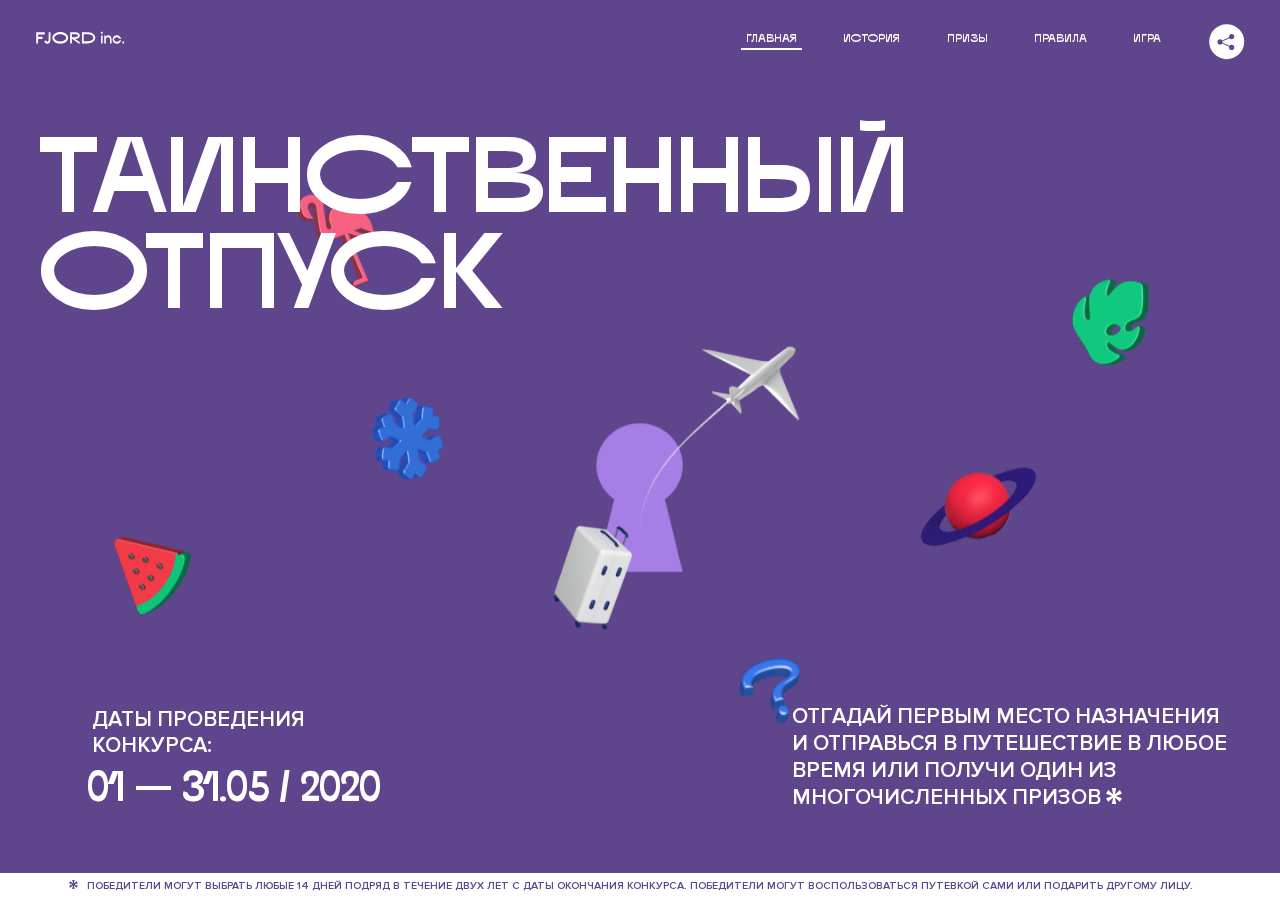
<file: 1/index.html>
<!DOCTYPE html>
<html lang="ru">
<head>
  <meta charset="UTF-8">
  <meta name="description" content="">
  <meta name="viewport" content="width=device-width, initial-scale=1.0">
  <meta http-equiv="X-UA-Compatible" content="ie=edge">
  <title>Mysterious Vacation</title>
  <link rel="stylesheet" href="css/style.min.css">
<link href="css/style.min.css" rel="stylesheet">  <base href="https://htmlacademy-animation.github.io/1765365-magic-vacation-1/1/">
</head>
<body class="page-root">

  <header class="page-header js-header">
    <div class="page-header__wrapper">
      <a href="#" class="page-header__logo" aria-label="Перейти на страницу FJORD.Inc">
        <svg width="100" height="15" viewBox="0 0 100 15" fill="none" xmlns="http://www.w3.org/2000/svg">
          <path d="M0.26 1.4V14H2.276V8.906H7.334V6.44H2.276V3.848H9.872V1.4H0.26ZM12.733 14.36C15.127 14.36 16.243 12.65 16.243 9.5V1.4H14.263V8.96C14.263 11.21 13.723 11.876 12.733 11.876C11.833 11.876 11.473 11.3 11.347 10.58L9.36702 10.94C9.63702 13.046 10.663 14.36 12.733 14.36ZM18.3918 7.7C18.3918 11.372 22.3878 14.36 27.3198 14.36C32.2518 14.36 36.2478 11.372 36.2478 7.7C36.2478 4.028 32.2518 1.04 27.3198 1.04C22.3878 1.04 18.3918 4.028 18.3918 7.7ZM20.6058 7.7C20.6058 5.378 23.6118 3.524 27.3198 3.524C30.9918 3.524 33.9798 5.378 33.9798 7.7C33.9798 10.004 30.9918 11.858 27.3198 11.858C23.6118 11.858 20.6058 10.004 20.6058 7.7ZM40.403 14V8.906H40.799L49.079 14.702V12.38L44.039 8.906H44.201C47.999 8.906 49.277 7.304 49.277 5.162C49.277 3.092 47.999 1.4 44.201 1.4H38.387V14H40.403ZM43.535 3.722C45.785 3.722 47.045 4.136 47.045 5.432C47.045 6.764 45.785 7.034 43.535 7.034H40.403V3.722H43.535ZM51.6936 1.382V14H57.8676C62.7456 14 66.7236 11.534 66.7236 7.7C66.7236 3.848 62.7456 1.382 57.8676 1.382H51.6936ZM53.7096 11.624V3.722H57.5436C61.5396 3.722 64.4916 5.018 64.4916 7.7C64.4916 10.238 61.5396 11.624 57.5436 11.624H53.7096ZM73.1832 14.018H74.9832V5H73.1832V14.018ZM72.9132 1.976C72.9132 2.57 73.3992 3.092 74.0832 3.092C74.7492 3.092 75.2352 2.57 75.2352 1.976C75.2352 1.382 74.7672 0.805999 74.0832 0.805999C73.3812 0.805999 72.9132 1.382 72.9132 1.976ZM76.7867 14H78.5687V9.104C78.7487 8.006 79.5947 6.962 81.0887 6.962C82.1147 6.962 83.2667 7.448 83.2667 9.554V14H85.0487V9.014C85.0487 6.152 83.2307 4.73 81.3587 4.73C79.9187 4.73 79.0727 5.558 78.5687 6.854V5H76.7867V14ZM90.9898 14.27C93.5098 14.27 95.3818 12.506 95.7238 10.328H94.0498C93.7258 11.3 92.6998 12.02 90.9898 12.02C88.8478 12.02 87.7678 10.922 87.7678 9.59C87.7678 8.24 88.8478 6.962 90.9898 6.962C92.7538 6.962 93.7978 7.844 94.0858 8.924H95.7418C95.4358 6.71 93.6178 4.73 90.9898 4.73C88.0918 4.73 86.1298 7.124 86.1298 9.59C86.1298 12.074 88.1278 14.27 90.9898 14.27ZM97.0693 12.938C97.0693 13.658 97.5553 14.144 98.2753 14.144C98.9953 14.144 99.4813 13.658 99.4813 12.938C99.4813 12.2 98.9953 11.714 98.2753 11.714C97.5553 11.714 97.0693 12.2 97.0693 12.938Z" fill="currentColor"></path>
        </svg>
      </a>
      <button class="page-header__toggler js-menu-toggler" type="button" aria-label="Управление мобильным меню"><span>Меню</span></button>
      <nav class="page-header__nav">
        <div class="page-header__menu js-menu" id="menu">
          <ul>
            <li>
              <a class="js-menu-link" href="#top" data-href="top">главная</a>
            </li>
            <li>
              <a class="js-menu-link" href="#story" data-href="story">история</a>
            </li>
            <li>
              <a class="js-menu-link" href="#prizes" data-href="prizes">призы</a>
            </li>
            <li>
              <a class="js-menu-link" href="#rules" data-href="rules">правила</a>
            </li>
            <li>
              <a class="js-menu-link" href="#game" data-href="game">игра</a>
            </li>
          </ul>
        </div>
        <div class="page-header__social">
          <div class="social-block js-social-block">
            <button class="social-block__toggler" aria-label="Управлять блоком с социальными кнопками">
              <svg width="26" height="22" viewBox="0 0 27 22" fill="none" xmlns="http://www.w3.org/2000/svg">
                <path d="M19.6721 7.43664C21.6273 7.43664 23.213 5.85095 23.213 3.89566C23.213 1.94037 21.6273 0.354675 19.6721 0.354675C17.7168 0.354675 16.1311 1.94037 16.1311 3.89566C16.1311 4.19968 16.1728 4.49178 16.2458 4.77345L7.21751 8.95527C6.57519 8.05214 5.52303 7.46049 4.33078 7.46049C2.37549 7.46049 0.789795 9.04618 0.789795 11.0015C0.789795 12.9568 2.37549 14.5425 4.33078 14.5425C5.52303 14.5425 6.57668 13.9508 7.21751 13.0477L16.2458 17.2295C16.1743 17.5112 16.1311 17.8033 16.1311 18.1073C16.1311 20.0626 17.7168 21.6483 19.6721 21.6483C21.6273 21.6483 23.213 20.0626 23.213 18.1073C23.213 16.152 21.6273 14.5663 19.6721 14.5663C18.4798 14.5663 17.4262 15.158 16.7853 16.0611L7.75701 11.8793C7.82854 11.5976 7.87176 11.3055 7.87176 11.0015C7.87176 10.6974 7.83003 10.4053 7.75701 10.1237L16.7853 5.94186C17.4262 6.84499 18.4783 7.43664 19.6721 7.43664Z" fill="currentColor"></path>
              </svg>
            </button>
            <ul class="social-block__list">
              <li>
                <a class="social-block__link social-block__link--fb" href="#" aria-label="Мы на Facebook">
                  <svg width="8" height="17" viewBox="0 0 8 17" fill="none" xmlns="http://www.w3.org/2000/svg">
                    <path d="M4.24646 16.9899H1.09275L1.05793 8.49828H0V5.30707H1.05793V3.81124C1.05793 1.42084 2.57654 0 5.21735 0H7.41758V3.18585H5.30841C4.28262 3.18585 4.2478 3.48582 4.2478 4.24914V5.30707H7.42964L7.16716 8.49828H4.2478V16.9899H4.24646Z" fill="currentColor"></path>
                  </svg>
                </a>
              </li>
              <li>
                <a class="social-block__link social-block__link--insta" href="#" aria-label="Мы в Instagram">
                  <svg width="15" height="15" viewBox="0 0 15 15" fill="none" xmlns="http://www.w3.org/2000/svg">
                    <path d="M11.0197 0H4.19806C2.14246 0 0.471191 1.66993 0.471191 3.72285V10.5499C0.471191 12.6082 2.14112 14.2727 4.19806 14.2727H11.0197C13.0753 14.2727 14.7466 12.6082 14.7466 10.5499V3.72285C14.7466 1.67127 13.0753 0 11.0197 0ZM11.0197 12.4849H4.19806C3.13076 12.4849 2.26432 11.6158 2.26432 10.5512V3.72419C2.26432 2.65956 3.13076 1.79715 4.19806 1.79715H11.0197C12.087 1.79715 12.9535 2.6609 12.9535 3.72419V10.5512C12.9535 11.6145 12.087 12.4849 11.0197 12.4849Z" fill="currentColor"></path>
                    <path d="M7.60887 3.11084C5.38989 3.11084 3.58203 4.9187 3.58203 7.14036C3.58203 9.35532 5.38989 11.1645 7.60887 11.1645C9.83053 11.1645 11.6357 9.35666 11.6357 7.14036C11.6357 4.9187 9.83053 3.11084 7.60887 3.11084ZM7.60887 9.36871C6.37551 9.36871 5.37784 8.37372 5.37784 7.14036C5.37784 5.90699 6.37551 4.90665 7.60887 4.90665C8.83822 4.90665 9.84259 5.90833 9.84259 7.14036C9.84392 8.37238 8.83822 9.36871 7.60887 9.36871Z" fill="currentColor"></path>
                    <path d="M11.3573 2.35962C10.8256 2.35962 10.3931 2.79752 10.3931 3.32381C10.3931 3.85546 10.8256 4.29336 11.3573 4.29336C11.8862 4.29336 12.3215 3.85546 12.3215 3.32381C12.3215 2.79752 11.8862 2.35962 11.3573 2.35962Z" fill="currentColor"></path>
                  </svg>
                </a>
              </li>
              <li>
                <a class="social-block__link social-block__link--vk" href="#" aria-label="Мы ВКонтакте">
                  <svg width="17" height="10" viewBox="0 0 17 10" fill="none" xmlns="http://www.w3.org/2000/svg">
                    <path d="M14.1234 4.9002C14.1234 4.9002 16.3623 1.72708 16.5866 0.680242C16.6595 0.312285 16.4947 0.103188 16.1069 0.103188C16.1069 0.103188 14.8193 0.103188 14.168 0.103188C13.7235 0.103188 13.5587 0.293278 13.4235 0.579768C13.4235 0.579768 12.3724 2.82553 11.0969 4.24712C10.6861 4.70333 10.4781 4.84318 10.2511 4.84318C10.0646 4.84318 9.98625 4.6911 9.98625 4.27834V0.649016C9.98625 0.147997 9.92545 0.00135496 9.5066 0.00135496H6.39628C6.15578 0.00135496 6.0085 0.134417 6.0085 0.324506C6.0085 0.801084 6.73406 0.908351 6.73406 2.20231V4.87305C6.73406 5.40529 6.70569 5.61575 6.45303 5.61575C5.78016 5.61575 4.19528 3.30618 3.30623 0.678887C3.12923 0.145282 2.93737 0 2.43475 0H0.486409C0.205373 0 0 0.190085 0 0.476576C0 0.991172 0.60666 3.40801 2.99277 6.64358C4.59927 8.8201 6.70569 10 8.60269 10C9.76196 10 10.0416 9.80312 10.0416 9.31432V7.63883C10.0416 7.22607 10.2065 7.04956 10.4429 7.04956C10.7078 7.04956 11.1847 7.13238 12.2805 8.22268C13.5843 9.47862 13.6762 10 14.3896 10H16.5676C16.7919 10 17 9.89273 17 9.52342C17 9.02919 16.3623 8.15343 15.384 7.10659C14.9801 6.56755 14.3302 5.98914 14.1248 5.72301C13.8275 5.40801 13.9154 5.23014 14.1234 4.9002Z" fill="currentColor"></path>
                  </svg>
                </a>
              </li>
            </ul>
          </div>
        </div>
      </nav>
    </div>
  </header>

  <main class="page-content">

    <section class="animation-screen"></section>

    <section class="screen screen--hidden screen--intro js-scrollspy" id="top">
      <div class="screen__wrapper">
        <div class="intro">
          <h1 class="intro__title">Таинственный отпуск</h1>
          <div class="intro__content">
            <div class="intro__info">
              <p class="intro__label">Даты проведения конкурса:</p>
              <p class="intro__date">01 — 31.05 / 2020</p>
            </div>
            <div class="intro__message">
              <p>
                Отгадай первым место назначения и&nbsp;отправься в&nbsp;путешествие в&nbsp;любое время или получи один из многочисленных призов
                <svg width="16" height="16" viewBox="0 0 10 10" fill="none" xmlns="http://www.w3.org/2000/svg">
                  <path d="M0 6.35337L3.90271 4.99012L0 3.64663L1.34615 1.32374L4.44287 4.01073L3.67364 0H6.34615L5.57692 4.01073L8.65385 1.32374L10 3.64663L6.13405 4.99012L10 6.35337L8.65385 8.65651L5.57692 5.98927L6.34615 10H3.67364L4.44287 5.96952L1.34615 8.65651L0 6.35337Z" fill="currentColor"></path>
                </svg>
              </p>
            </div>
          </div>
        </div>
      </div>
      <div class="screen__footer js-footer">
        <button class="screen__footer-enlarge js-footer-toggler" type="button" aria-label="Показать сообщение">
          <svg width="10" height="10" viewBox="0 0 10 10" fill="none" xmlns="http://www.w3.org/2000/svg">
            <path d="M0 6.35337L3.90271 4.99012L0 3.64663L1.34615 1.32374L4.44287 4.01073L3.67364 0H6.34615L5.57692 4.01073L8.65385 1.32374L10 3.64663L6.13405 4.99012L10 6.35337L8.65385 8.65651L5.57692 5.98927L6.34615 10H3.67364L4.44287 5.96952L1.34615 8.65651L0 6.35337Z" fill="currentColor"></path>
          </svg>
        </button>
        <button class="screen__footer-collapse js-footer-toggler" type="button" aria-label="Скрыть сообщение">
          <svg width="13" height="13" viewBox="0 0 13 13" fill="none" xmlns="http://www.w3.org/2000/svg">
            <line x1="12.3536" y1="0.353553" x2="0.738349" y2="11.9688" stroke="currentColor"></line>
            <line x1="0.738319" y1="0.539925" x2="12.3535" y2="12.1551" stroke="currentColor"></line>
          </svg>
        </button>
        <div class="screen__footer-wrapper">
          <div class="screen__footer-announce">
            <p class="screen__footer-label">Даты проведения конкурса:</p>
            <p class="screen__footer-date">01 — 31.05 / 2020</p>
          </div>
          <div class="screen__footer-note">
            <p>
              <svg width="10" height="10" viewBox="0 0 10 10" fill="none" xmlns="http://www.w3.org/2000/svg">
                <path d="M0 6.35337L3.90271 4.99012L0 3.64663L1.34615 1.32374L4.44287 4.01073L3.67364 0H6.34615L5.57692 4.01073L8.65385 1.32374L10 3.64663L6.13405 4.99012L10 6.35337L8.65385 8.65651L5.57692 5.98927L6.34615 10H3.67364L4.44287 5.96952L1.34615 8.65651L0 6.35337Z" fill="currentColor"></path>
              </svg>
              <span>Победители могут выбрать любые 14 дней подряд в&nbsp;течение двух лет с&nbsp;даты окончания конкурса. Победители могут воспользоваться путевкой сами или подарить другому лицу.</span>
            </p>
          </div>
        </div>
      </div>
    </section>

    <section class="screen screen--hidden screen--story js-scrollspy" id="story">

      <div class="slider swiper-container js-slider">

        <div class="swiper-wrapper">

          <div class="slider__item swiper-slide">
            <h2 class="slider__item-title">История</h2>
            <p class="slider__item-text">Джеймс Таргет был основателем компании &laquo;Fjord Inc.&raquo;. С&nbsp;1965 года &laquo;Fjord Inc.&raquo; прославилась надёжными и&nbsp;удобными чемоданами и&nbsp;аксессуарами для туристов.</p>
          </div>

          <div class="slider__item swiper-slide">
            <p class="slider__item-text">Когда Джеймсу было 7&nbsp;лет, в&nbsp;их&nbsp;доме гостил дядюшка и&nbsp;развлекал детей рассказами о&nbsp;своей поездке в&nbsp;место, показавшееся малышу Таргету невероятным. Тогда Джеймс решил, что однажды посетит его, но&nbsp;не&nbsp;будет рассказывать о&nbsp;мечте, пока не&nbsp;осуществит.</p>
          </div>

          <div class="slider__item swiper-slide">
            <p class="slider__item-text">Джеймс Таргет стал увлеченным путешественником. Он&nbsp;посетил 5&nbsp;континентов, 126&nbsp;стран.</p>
          </div>

          <div class="slider__item swiper-slide">
            <p class="slider__item-text">Он&nbsp;сплавлялся по&nbsp;Амазонке и&nbsp;погружался в&nbsp;пещеры Франции, медитировал в&nbsp;горах Тибета и&nbsp;пожимал руку вождя племени Акугауа.</p>
          </div>

          <div class="slider__item swiper-slide">
            <p class="slider__item-text">Из&nbsp;своих поездок Джеймс Таргет привозил идеи, как сделать свои чемоданы &laquo;Fjord Inc.&raquo; удобными и&nbsp;приспособленными к&nbsp;разным дорожным условиям.</p>
          </div>

          <div class="slider__item swiper-slide">
            <p class="slider__item-text">Всё это время Джеймс не&nbsp;оставлял идею поездки своей мечты. Однако, как только он&nbsp;брался за&nbsp;планирование, возникали препятствия, не&nbsp;позволяющие отправиться туда.</p>
          </div>

          <div class="slider__item swiper-slide">
            <p class="slider__item-text">В&nbsp;возрасте 67&nbsp;лет Джеймс Таргет попал под лавину и&nbsp;погиб. В&nbsp;своём завещании он&nbsp;поручил отправить в&nbsp;заветное путешествие трёх смельчаков, единых с&nbsp;ним духом.</p>
          </div>

          <div class="slider__item swiper-slide">
            <p class="slider__item-text">Тех, кто сможет узнать таинственное место, задавая вопросы специально обученному ИИ&nbsp;&laquo;Соне&raquo;, ждет фантастическое путешествие.</p>
          </div>
        </div>
        <div class="slider__controls">
          <button class="slider__control slider__control--prev js-control-prev" type="button" aria-label="Показать предыдущую историю">
            <svg width="12" height="22" viewBox="0 0 12 22" fill="none" xmlns="http://www.w3.org/2000/svg">
              <path d="M11 1L1 11L11 21" stroke="currentColor" stroke-width="2" stroke-linejoin="round"></path>
            </svg>
          </button>
          <button class="slider__control slider__control--next js-control-next" type="button" aria-label="Показать следующую историю">
            <svg width="12" height="22" viewBox="0 0 12 22" fill="none" xmlns="http://www.w3.org/2000/svg">
              <path d="M1 1L11 11L1 21" stroke="currentColor" stroke-width="2" stroke-linejoin="round"></path>
            </svg>
          </button>
        </div>
        <div class="slider__pagination swiper-pagination"></div>
      </div>
    </section>

    <section class="screen screen--hidden screen--prizes js-scrollspy" id="prizes">
      <div class="screen__wrapper">
        <div class="prizes">
          <h2 class="prizes__title">ПРизы</h2>
          <div class="prizes__lead">
            <p>Найди ответ и&nbsp;получи один из&nbsp;призов:</p>
          </div>
          <ul class="prizes__list">
            <li class="prizes__item prizes__item--journeys">
              <div class="prizes__icon">
                <picture>
                  <source srcset="img/prize1-mob.svg" media="(orientation: portrait)">
                  <img src="img/prize1.svg" alt="">
                </picture>
              </div>
              <p class="prizes__desc">
                <b>3</b>
                <span>загадочных путешествия</span>
              </p>
            </li>
            <li class="prizes__item prizes__item--cases">
              <div class="prizes__icon">
                <picture>
                  <source srcset="img/prize2-mob.svg" media="(orientation: portrait)">
                  <img src="img/prize2.svg" alt="">
                </picture>
              </div>
              <p class="prizes__desc">
                <b>7</b>
                <span>надежных чемоданов</span>
              </p>
            </li>
            <li class="prizes__item prizes__item--codes">
              <div class="prizes__icon">
                <picture>
                  <source srcset="img/prize3-mob.svg" media="(orientation: portrait)">
                  <img src="img/prize3.svg" alt="">
                </picture>
              </div>
              <p class="prizes__desc">
                <b>900</b>
                <span>
                  промокодов на&nbsp;скидку 15%
                  <svg width="10" height="10" viewBox="0 0 10 10" fill="none" xmlns="http://www.w3.org/2000/svg">
                    <path d="M0 6.35337L3.90271 4.99012L0 3.64663L1.34615 1.32374L4.44287 4.01073L3.67364 0H6.34615L5.57692 4.01073L8.65385 1.32374L10 3.64663L6.13405 4.99012L10 6.35337L8.65385 8.65651L5.57692 5.98927L6.34615 10H3.67364L4.44287 5.96952L1.34615 8.65651L0 6.35337Z" fill="currentColor"></path>
                  </svg>
                </span>
              </p>
            </li>
          </ul>
        </div>
      </div>
      <div class="screen__footer js-footer">
        <button class="screen__footer-enlarge js-footer-toggler" type="button" aria-label="Показать сообщение">
          <svg width="10" height="10" viewBox="0 0 10 10" fill="none" xmlns="http://www.w3.org/2000/svg">
            <path d="M0 6.35337L3.90271 4.99012L0 3.64663L1.34615 1.32374L4.44287 4.01073L3.67364 0H6.34615L5.57692 4.01073L8.65385 1.32374L10 3.64663L6.13405 4.99012L10 6.35337L8.65385 8.65651L5.57692 5.98927L6.34615 10H3.67364L4.44287 5.96952L1.34615 8.65651L0 6.35337Z" fill="currentColor"></path>
          </svg>
        </button>
        <button class="screen__footer-collapse js-footer-toggler" type="button" aria-label="Скрыть сообщение">
          <svg width="13" height="13" viewBox="0 0 13 13" fill="none" xmlns="http://www.w3.org/2000/svg">
            <line x1="12.3536" y1="0.353553" x2="0.738349" y2="11.9688" stroke="currentColor"></line>
            <line x1="0.738319" y1="0.539925" x2="12.3535" y2="12.1551" stroke="currentColor"></line>
          </svg>
        </button>
        <div class="screen__footer-wrapper">
          <div class="screen__footer-announce">
            <p class="screen__footer-label">Даты проведения конкурса:</p>
            <p class="screen__footer-date">01 — 31.05 / 2020</p>
          </div>
          <div class="screen__footer-note">
            <p>
              <svg width="10" height="10" viewBox="0 0 10 10" fill="none" xmlns="http://www.w3.org/2000/svg">
                <path d="M0 6.35337L3.90271 4.99012L0 3.64663L1.34615 1.32374L4.44287 4.01073L3.67364 0H6.34615L5.57692 4.01073L8.65385 1.32374L10 3.64663L6.13405 4.99012L10 6.35337L8.65385 8.65651L5.57692 5.98927L6.34615 10H3.67364L4.44287 5.96952L1.34615 8.65651L0 6.35337Z" fill="currentColor"></path>
              </svg>
              <span>Скидка&nbsp;15% на&nbsp;единоразовое приобретение путёвки с&nbsp;1&nbsp;июня 2020 по&nbsp;31&nbsp;мая 2022&nbsp;года. Суммируется с&nbsp;другими акциями</span>
            </p>
          </div>
        </div>
      </div>
    </section>

    <section class="screen screen--hidden screen--rules js-scrollspy" id="rules">
      <div class="screen__wrapper">
        <div class="rules">
          <h2 class="rules__title">Правила</h2>
          <div class="rules__lead">
            <p>Для того чтобы получить наследство Джеймса Таргета, тебе нужно выведать у&nbsp;&laquo;Сони&raquo;, куда предстоит отправиться тебе в&nbsp;случае победы</p>
          </div>
          <ol class="rules__list">
            <li class="rules__item">
              <p>Тебе отводится <br>5&nbsp;минут</p>
            </li>
            <li class="rules__item">
              <p>Задавай любые вопросы в&nbsp;текстовом поле</p>
            </li>
            <li class="rules__item">
              <p>Нажимай кнопку &laquo;Узнать&raquo;, чтобы получить ответ</p>
            </li>
            <li class="rules__item">
              <p>&laquo;Соня&raquo; может отвечать только&nbsp;Да или Нет</p>
            </li>
          </ol>
          <a href="#game" class="rules__link btn">Погнали!</a>
        </div>
      </div>
      <div class="screen__disclaimer">
        <div class="disclaimer">
          <ul>
            <li>
              <a href="#">Правовая информация</a>
            </li>
            <li>
              <a href="#">Подробные правила</a>
            </li>
          </ul>
        </div>
      </div>
    </section>

    <section class="screen screen--hidden screen--game js-scrollspy" id="game">
      <div class="screen__wrapper">
        <div class="game">
          <div class="game__header">
            <h2 class="game__title">Игра</h2>
            <div class="game__counter">
              <span>05</span>:<span>00</span>
            </div>
          </div>
          <div class="game__body">
            <div class="chat">
              <div class="chat__body js-chat">
                <ul class="chat__list" id="messages"></ul>
              </div>
              <div class="chat__footer">
                <form action="#" method="post" class="form" id="message-form">
                  <label for="message-field" class="visually-hidden">Поле для ввода вопроса</label>

                  <div class="form__field formFieldAnimated">
                    <input type="text" class="formFieldAnimated__input" id="message-field">
                  </div>

                  <button class="form__button btn">
                    Узнать
                    <svg width="18" height="19" viewBox="0 0 18 19" fill="none" xmlns="http://www.w3.org/2000/svg">
                      <path stroke="currentColor" stroke-width="2" d="M9 19V1"></path>
                      <path d="M1 9l8-8 8 8" stroke="currentColor" stroke-width="2" stroke-linejoin="round"></path>
                    </svg>
                  </button>
                </form>
              </div>
            </div>
          </div>
          <!-- временные кнопки для показа результата -->
          <div class="game__buttons">
            <button class="game__button btn js-show-result" type="button" data-target="result">Положительный результат</button>
            <button class="game__button btn js-show-result" type="button" data-target="result2">Положительный результат - 2</button>
            <button class="game__button btn js-show-result" type="button" data-target="result3">Отрицательный результат</button>
          </div>
        </div>
      </div>
    </section>

    <section class="screen screen--hidden screen--result" id="result">
      <div class="screen__wrapper">
        <div class="result result--trip">
          <div class="result__image">
            <picture>
              <source srcset="img/result1-mob.png 1x, img/result1-mob@2x.png 2x" media="(max-width: 768px) and (orientation: portrait)">
              <img src="img/result1.png" srcset="img/result1@2x.png 2x" alt="">
            </picture>
          </div>
          <h2 class="result__title">
            <span class="visually-hidden">ПОбеда!</span>
            <svg xmlns="http://www.w3.org/2000/svg" viewBox="0 0 568.85 109.24">
              <path d="M16,24.44V92H2.6V8H75V92H61.52V24.44H16Z" transform="translate(-2.1 -1.5)" fill="none" stroke="currentColor"></path>
              <path d="M148.76,5.6c32.88,0,59.52,19.92,59.52,44.4s-26.64,44.4-59.52,44.4S89.24,74.48,89.24,50,115.88,5.6,148.76,5.6Zm0,72.12c24.48,0,44.4-12.36,44.4-27.72s-19.92-27.84-44.4-27.84C124,22.16,104,34.52,104,50S124,77.72,148.76,77.72Z" transform="translate(-2.1 -1.5)" fill="none" stroke="currentColor"></path>
              <path d="M287.36,8V24.44H236v14.4h25.32c25.44,0,34,11.16,34,26.52,0,15.6-8.52,26.64-34,26.64H222.56V8h64.8ZM256.88,76.52c15.12,0,23.52-2,23.52-11.52S272,54.44,256.88,54.44H236V76.52h20.88Z" transform="translate(-2.1 -1.5)" fill="none" stroke="currentColor"></path>
              <path d="M371.47,8V24.44H320.84V41.6h33.6V58h-33.6V75.56h50.64V92H307.4V8h64.08Z" transform="translate(-2.1 -1.5)" fill="none" stroke="currentColor"></path>
              <path d="M382.39,110.24V75.56h7.44c4.56-4.68,7.8-18.36,8.76-56L399,8h48.6V75.56h10v34.68H442.87V92H397v18.24H382.39Zm51.72-34.68V24.44H411.55v3.12c-0.48,22.44-3.24,37.68-7.2,48h29.76Z" transform="translate(-2.1 -1.5)" fill="none" stroke="currentColor"></path>
              <path d="M463.75,92l28-84h27.12l28.08,84H533.47l-7.8-23.52h-37.8L480.07,92H463.75Zm56.64-40L507,11.84,493.51,52h26.88Z" transform="translate(-2.1 -1.5)" fill="none" stroke="currentColor"></path>
              <path d="M554.12,70.4L555.55,2H569l1.44,68.4H554.12Zm8.28,6.36c4.8,0,8,3.24,8,8.16a8,8,0,1,1-16.08,0C554.35,80,557.59,76.76,562.39,76.76Z" transform="translate(-2.1 -1.5)" fill="none" stroke="currentColor"></path>
            </svg>
          </h2>
          <div class="result__text">
            <p>ты&nbsp;отправляешься в&nbsp;Арктику!</p>
          </div>
          <div class="result__form">
            <form action="#" method="post" class="form form--result">
              <label for="email-field" class="form__label">зарегистрируй результат</label>
              <input type="email" class="form__field" id="email-field" placeholder="e-mail для регистации результата и получения приза" required="">
              <button class="form__button btn">
                отправить
                <svg width="18" height="19" viewBox="0 0 18 19" fill="none" xmlns="http://www.w3.org/2000/svg">
                  <path stroke="currentColor" stroke-width="2" d="M9 19V1"></path>
                  <path d="M1 9l8-8 8 8" stroke="currentColor" stroke-width="2" stroke-linejoin="round"></path>
                </svg>
              </button>
            </form>
          </div>
        </div>
      </div>
    </section>

    <section class="screen screen--hidden screen--result" id="result2">
      <div class="screen__wrapper">
        <div class="result result--prize">
          <div class="result__image">
            <picture>
              <source srcset="img/result2-mob.png 1x, img/result2-mob@2x.png 2x" media="(max-width: 768px) and (orientation: portrait)">
              <img src="img/result2.png" srcset="img/result2@2x.png 2x" alt="">
            </picture>
          </div>
          <h2 class="result__title">
            <span class="visually-hidden">ПОбеда!</span>
            <svg xmlns="http://www.w3.org/2000/svg" viewBox="0 0 568.85 109.24">
              <path d="M16,24.44V92H2.6V8H75V92H61.52V24.44H16Z" transform="translate(-2.1 -1.5)" fill="none" stroke="currentColor"></path>
              <path d="M148.76,5.6c32.88,0,59.52,19.92,59.52,44.4s-26.64,44.4-59.52,44.4S89.24,74.48,89.24,50,115.88,5.6,148.76,5.6Zm0,72.12c24.48,0,44.4-12.36,44.4-27.72s-19.92-27.84-44.4-27.84C124,22.16,104,34.52,104,50S124,77.72,148.76,77.72Z" transform="translate(-2.1 -1.5)" fill="none" stroke="currentColor"></path>
              <path d="M287.36,8V24.44H236v14.4h25.32c25.44,0,34,11.16,34,26.52,0,15.6-8.52,26.64-34,26.64H222.56V8h64.8ZM256.88,76.52c15.12,0,23.52-2,23.52-11.52S272,54.44,256.88,54.44H236V76.52h20.88Z" transform="translate(-2.1 -1.5)" fill="none" stroke="currentColor"></path>
              <path d="M371.47,8V24.44H320.84V41.6h33.6V58h-33.6V75.56h50.64V92H307.4V8h64.08Z" transform="translate(-2.1 -1.5)" fill="none" stroke="currentColor"></path>
              <path d="M382.39,110.24V75.56h7.44c4.56-4.68,7.8-18.36,8.76-56L399,8h48.6V75.56h10v34.68H442.87V92H397v18.24H382.39Zm51.72-34.68V24.44H411.55v3.12c-0.48,22.44-3.24,37.68-7.2,48h29.76Z" transform="translate(-2.1 -1.5)" fill="none" stroke="currentColor"></path>
              <path d="M463.75,92l28-84h27.12l28.08,84H533.47l-7.8-23.52h-37.8L480.07,92H463.75Zm56.64-40L507,11.84,493.51,52h26.88Z" transform="translate(-2.1 -1.5)" fill="none" stroke="currentColor"></path>
              <path d="M554.12,70.4L555.55,2H569l1.44,68.4H554.12Zm8.28,6.36c4.8,0,8,3.24,8,8.16a8,8,0,1,1-16.08,0C554.35,80,557.59,76.76,562.39,76.76Z" transform="translate(-2.1 -1.5)" fill="none" stroke="currentColor"></path>
            </svg>
          </h2>
          <div class="result__text">
            <p>чемодан &laquo;Fjord&nbsp;Inc.&raquo;&nbsp;твой</p>
          </div>
          <div class="result__form">
            <form action="#" method="post" class="form form--result">
              <label for="email-field2" class="form__label">зарегистрируй результат</label>
              <input type="email" class="form__field" id="email-field2" placeholder="e-mail для регистации результата и получения приза" required="">
              <button class="form__button btn">
                отправить
                <svg width="18" height="19" viewBox="0 0 18 19" fill="none" xmlns="http://www.w3.org/2000/svg">
                  <path stroke="currentColor" stroke-width="2" d="M9 19V1"></path>
                  <path d="M1 9l8-8 8 8" stroke="currentColor" stroke-width="2" stroke-linejoin="round"></path>
                </svg>
              </button>
            </form>
          </div>
        </div>
      </div>
    </section>

    <section class="screen screen--hidden screen--result" id="result3">
      <div class="screen__wrapper">
        <div class="result result--negative">
          <div class="result__image">
            <picture>
              <source srcset="img/result3-mob.png 1x, img/result3-mob@2x.png 2x" media="(max-width: 768px) and (orientation: portrait)">
              <img src="img/result3.png" srcset="img/result3@2x.png 2x" alt="">
            </picture>
          </div>
          <h2 class="result__title">
            <span class="visually-hidden">Не угадал!</span>
            <svg xmlns="http://www.w3.org/2000/svg" viewBox="0 0 660.77 109.24">
              <path d="M2.66,92V8H16.1V42.2H53.3V8H66.74V92H53.3V58.64H16.1V92H2.66Z" transform="translate(-2.16 -1.5)" fill="none" stroke="currentColor"></path>
              <path d="M147.62,8V24.44H97V41.6h33.6V58H97V75.56h50.64V92H83.54V8h64.08Z" transform="translate(-2.16 -1.5)" fill="none" stroke="currentColor"></path>
              <path d="M199.22,8l20.52,42.36L235.34,8h16.44l-31,84H204.38l9.48-25.92L185.78,8h13.44Z" transform="translate(-2.16 -1.5)" fill="none" stroke="currentColor"></path>
              <path d="M273.74,24.44V92H260.3V8h50.16V24.44H273.74Z" transform="translate(-2.16 -1.5)" fill="none" stroke="currentColor"></path>
              <path d="M307.1,92l28-84h27.12l28.08,84H376.82L369,68.48h-37.8L323.42,92H307.1Zm56.64-40L350.3,11.84,336.86,52h26.88Z" transform="translate(-2.16 -1.5)" fill="none" stroke="currentColor"></path>
              <path d="M396.38,110.24V75.56h7.44c4.56-4.68,7.8-18.36,8.76-56L412.94,8h48.6V75.56h10v34.68H456.86V92H411v18.24H396.38ZM448.1,75.56V24.44H425.54v3.12c-0.48,22.44-3.24,37.68-7.2,48H448.1Z" transform="translate(-2.16 -1.5)" fill="none" stroke="currentColor"></path>
              <path d="M477.74,92l28-84h27.12L560.9,92H547.46l-7.8-23.52h-37.8L494.06,92H477.74Zm56.64-40-13.44-40.2L507.5,52h26.88Z" transform="translate(-2.16 -1.5)" fill="none" stroke="currentColor"></path>
              <path d="M568.7,76.88a13.77,13.77,0,0,0,5,1c6.6,0,10.44-6.24,12-58.32L586.22,8h46.2V92H619V24.44H598.82l-0.12,3.12C597.14,81,589,94.4,573.74,94.4a28.55,28.55,0,0,1-6.72-.84Z" transform="translate(-2.16 -1.5)" fill="none" stroke="currentColor"></path>
              <path d="M646.1,70.4L647.54,2H661l1.44,68.4H646.1Zm8.28,6.36c4.8,0,8,3.24,8,8.16a8,8,0,0,1-16.08,0C646.34,80,649.58,76.76,654.38,76.76Z" transform="translate(-2.16 -1.5)" fill="none" stroke="currentColor"></path>
            </svg>
          </h2>
          <button class="result__button js-play" type="button">
            не сдавайся!
            <span>
              <svg width="27" height="22" viewBox="0 0 27 22" fill="none" xmlns="http://www.w3.org/2000/svg">
                <path d="M10.6899 1.47998C5.42992 1.47998 1.16992 5.73998 1.16992 11C1.16992 16.26 5.42992 20.52 10.6899 20.52C15.9499 20.52 20.2099 16.26 20.2099 11V7.13998" stroke="currentColor" stroke-width="2" stroke-miterlimit="10"></path>
                <path d="M15.1099 12.5099L20.1499 7.13989L25.3099 12.6299" stroke="currentColor" stroke-width="2" stroke-miterlimit="10" stroke-linejoin="round"></path>
              </svg>
            </span>
          </button>
        </div>
      </div>
    </section>

  </main>

<script src="js/script.js"></script></body>
</html>
</file>
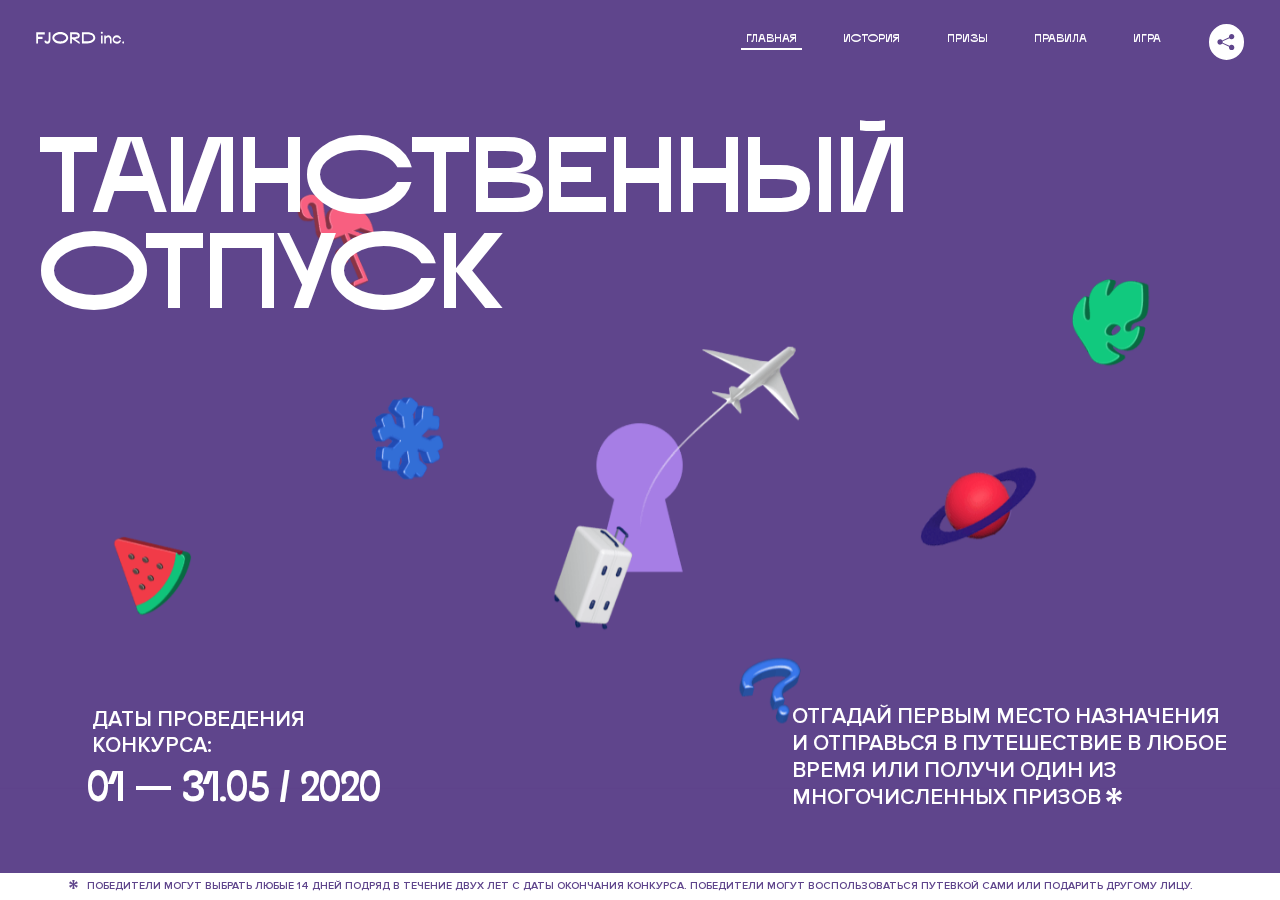
<file: 2/index.html>
<!DOCTYPE html>
<html lang="ru">
<head>
  <meta charset="UTF-8">
  <meta name="description" content="">
  <meta name="viewport" content="width=device-width, initial-scale=1.0">
  <meta http-equiv="X-UA-Compatible" content="ie=edge">
  <title>Mysterious Vacation</title>
  <link rel="stylesheet" href="css/style.min.css">
<link href="css/style.min.css" rel="stylesheet">  <base href="https://htmlacademy-animation.github.io/1765365-magic-vacation-1/2/">
</head>
<body class="page-root">

  <header class="page-header js-header">
    <div class="page-header__wrapper">
      <a href="#" class="page-header__logo" aria-label="Перейти на страницу FJORD.Inc">
        <svg width="100" height="15" viewBox="0 0 100 15" fill="none" xmlns="http://www.w3.org/2000/svg">
          <path d="M0.26 1.4V14H2.276V8.906H7.334V6.44H2.276V3.848H9.872V1.4H0.26ZM12.733 14.36C15.127 14.36 16.243 12.65 16.243 9.5V1.4H14.263V8.96C14.263 11.21 13.723 11.876 12.733 11.876C11.833 11.876 11.473 11.3 11.347 10.58L9.36702 10.94C9.63702 13.046 10.663 14.36 12.733 14.36ZM18.3918 7.7C18.3918 11.372 22.3878 14.36 27.3198 14.36C32.2518 14.36 36.2478 11.372 36.2478 7.7C36.2478 4.028 32.2518 1.04 27.3198 1.04C22.3878 1.04 18.3918 4.028 18.3918 7.7ZM20.6058 7.7C20.6058 5.378 23.6118 3.524 27.3198 3.524C30.9918 3.524 33.9798 5.378 33.9798 7.7C33.9798 10.004 30.9918 11.858 27.3198 11.858C23.6118 11.858 20.6058 10.004 20.6058 7.7ZM40.403 14V8.906H40.799L49.079 14.702V12.38L44.039 8.906H44.201C47.999 8.906 49.277 7.304 49.277 5.162C49.277 3.092 47.999 1.4 44.201 1.4H38.387V14H40.403ZM43.535 3.722C45.785 3.722 47.045 4.136 47.045 5.432C47.045 6.764 45.785 7.034 43.535 7.034H40.403V3.722H43.535ZM51.6936 1.382V14H57.8676C62.7456 14 66.7236 11.534 66.7236 7.7C66.7236 3.848 62.7456 1.382 57.8676 1.382H51.6936ZM53.7096 11.624V3.722H57.5436C61.5396 3.722 64.4916 5.018 64.4916 7.7C64.4916 10.238 61.5396 11.624 57.5436 11.624H53.7096ZM73.1832 14.018H74.9832V5H73.1832V14.018ZM72.9132 1.976C72.9132 2.57 73.3992 3.092 74.0832 3.092C74.7492 3.092 75.2352 2.57 75.2352 1.976C75.2352 1.382 74.7672 0.805999 74.0832 0.805999C73.3812 0.805999 72.9132 1.382 72.9132 1.976ZM76.7867 14H78.5687V9.104C78.7487 8.006 79.5947 6.962 81.0887 6.962C82.1147 6.962 83.2667 7.448 83.2667 9.554V14H85.0487V9.014C85.0487 6.152 83.2307 4.73 81.3587 4.73C79.9187 4.73 79.0727 5.558 78.5687 6.854V5H76.7867V14ZM90.9898 14.27C93.5098 14.27 95.3818 12.506 95.7238 10.328H94.0498C93.7258 11.3 92.6998 12.02 90.9898 12.02C88.8478 12.02 87.7678 10.922 87.7678 9.59C87.7678 8.24 88.8478 6.962 90.9898 6.962C92.7538 6.962 93.7978 7.844 94.0858 8.924H95.7418C95.4358 6.71 93.6178 4.73 90.9898 4.73C88.0918 4.73 86.1298 7.124 86.1298 9.59C86.1298 12.074 88.1278 14.27 90.9898 14.27ZM97.0693 12.938C97.0693 13.658 97.5553 14.144 98.2753 14.144C98.9953 14.144 99.4813 13.658 99.4813 12.938C99.4813 12.2 98.9953 11.714 98.2753 11.714C97.5553 11.714 97.0693 12.2 97.0693 12.938Z" fill="currentColor"></path>
        </svg>
      </a>
      <button class="page-header__toggler js-menu-toggler" type="button" aria-label="Управление мобильным меню"><span>Меню</span></button>
      <nav class="page-header__nav">
        <div class="page-header__menu js-menu" id="menu">
          <ul>
            <li>
              <a class="js-menu-link" href="#top" data-href="top">главная</a>
            </li>
            <li>
              <a class="js-menu-link" href="#story" data-href="story">история</a>
            </li>
            <li>
              <a class="js-menu-link" href="#prizes" data-href="prizes">призы</a>
            </li>
            <li>
              <a class="js-menu-link" href="#rules" data-href="rules">правила</a>
            </li>
            <li>
              <a class="js-menu-link" href="#game" data-href="game">игра</a>
            </li>
          </ul>
        </div>
        <div class="page-header__social">
          <div class="social-block js-social-block">
            <button class="social-block__toggler" aria-label="Управлять блоком с социальными кнопками">
              <svg width="26" height="22" viewBox="0 0 27 22" fill="none" xmlns="http://www.w3.org/2000/svg">
                <path d="M19.6721 7.43664C21.6273 7.43664 23.213 5.85095 23.213 3.89566C23.213 1.94037 21.6273 0.354675 19.6721 0.354675C17.7168 0.354675 16.1311 1.94037 16.1311 3.89566C16.1311 4.19968 16.1728 4.49178 16.2458 4.77345L7.21751 8.95527C6.57519 8.05214 5.52303 7.46049 4.33078 7.46049C2.37549 7.46049 0.789795 9.04618 0.789795 11.0015C0.789795 12.9568 2.37549 14.5425 4.33078 14.5425C5.52303 14.5425 6.57668 13.9508 7.21751 13.0477L16.2458 17.2295C16.1743 17.5112 16.1311 17.8033 16.1311 18.1073C16.1311 20.0626 17.7168 21.6483 19.6721 21.6483C21.6273 21.6483 23.213 20.0626 23.213 18.1073C23.213 16.152 21.6273 14.5663 19.6721 14.5663C18.4798 14.5663 17.4262 15.158 16.7853 16.0611L7.75701 11.8793C7.82854 11.5976 7.87176 11.3055 7.87176 11.0015C7.87176 10.6974 7.83003 10.4053 7.75701 10.1237L16.7853 5.94186C17.4262 6.84499 18.4783 7.43664 19.6721 7.43664Z" fill="currentColor"></path>
              </svg>
            </button>
            <ul class="social-block__list">
              <li>
                <a class="social-block__link social-block__link--fb" href="#" aria-label="Мы на Facebook">
                  <svg width="8" height="17" viewBox="0 0 8 17" fill="none" xmlns="http://www.w3.org/2000/svg">
                    <path d="M4.24646 16.9899H1.09275L1.05793 8.49828H0V5.30707H1.05793V3.81124C1.05793 1.42084 2.57654 0 5.21735 0H7.41758V3.18585H5.30841C4.28262 3.18585 4.2478 3.48582 4.2478 4.24914V5.30707H7.42964L7.16716 8.49828H4.2478V16.9899H4.24646Z" fill="currentColor"></path>
                  </svg>
                </a>
              </li>
              <li>
                <a class="social-block__link social-block__link--insta" href="#" aria-label="Мы в Instagram">
                  <svg width="15" height="15" viewBox="0 0 15 15" fill="none" xmlns="http://www.w3.org/2000/svg">
                    <path d="M11.0197 0H4.19806C2.14246 0 0.471191 1.66993 0.471191 3.72285V10.5499C0.471191 12.6082 2.14112 14.2727 4.19806 14.2727H11.0197C13.0753 14.2727 14.7466 12.6082 14.7466 10.5499V3.72285C14.7466 1.67127 13.0753 0 11.0197 0ZM11.0197 12.4849H4.19806C3.13076 12.4849 2.26432 11.6158 2.26432 10.5512V3.72419C2.26432 2.65956 3.13076 1.79715 4.19806 1.79715H11.0197C12.087 1.79715 12.9535 2.6609 12.9535 3.72419V10.5512C12.9535 11.6145 12.087 12.4849 11.0197 12.4849Z" fill="currentColor"></path>
                    <path d="M7.60887 3.11084C5.38989 3.11084 3.58203 4.9187 3.58203 7.14036C3.58203 9.35532 5.38989 11.1645 7.60887 11.1645C9.83053 11.1645 11.6357 9.35666 11.6357 7.14036C11.6357 4.9187 9.83053 3.11084 7.60887 3.11084ZM7.60887 9.36871C6.37551 9.36871 5.37784 8.37372 5.37784 7.14036C5.37784 5.90699 6.37551 4.90665 7.60887 4.90665C8.83822 4.90665 9.84259 5.90833 9.84259 7.14036C9.84392 8.37238 8.83822 9.36871 7.60887 9.36871Z" fill="currentColor"></path>
                    <path d="M11.3573 2.35962C10.8256 2.35962 10.3931 2.79752 10.3931 3.32381C10.3931 3.85546 10.8256 4.29336 11.3573 4.29336C11.8862 4.29336 12.3215 3.85546 12.3215 3.32381C12.3215 2.79752 11.8862 2.35962 11.3573 2.35962Z" fill="currentColor"></path>
                  </svg>
                </a>
              </li>
              <li>
                <a class="social-block__link social-block__link--vk" href="#" aria-label="Мы ВКонтакте">
                  <svg width="17" height="10" viewBox="0 0 17 10" fill="none" xmlns="http://www.w3.org/2000/svg">
                    <path d="M14.1234 4.9002C14.1234 4.9002 16.3623 1.72708 16.5866 0.680242C16.6595 0.312285 16.4947 0.103188 16.1069 0.103188C16.1069 0.103188 14.8193 0.103188 14.168 0.103188C13.7235 0.103188 13.5587 0.293278 13.4235 0.579768C13.4235 0.579768 12.3724 2.82553 11.0969 4.24712C10.6861 4.70333 10.4781 4.84318 10.2511 4.84318C10.0646 4.84318 9.98625 4.6911 9.98625 4.27834V0.649016C9.98625 0.147997 9.92545 0.00135496 9.5066 0.00135496H6.39628C6.15578 0.00135496 6.0085 0.134417 6.0085 0.324506C6.0085 0.801084 6.73406 0.908351 6.73406 2.20231V4.87305C6.73406 5.40529 6.70569 5.61575 6.45303 5.61575C5.78016 5.61575 4.19528 3.30618 3.30623 0.678887C3.12923 0.145282 2.93737 0 2.43475 0H0.486409C0.205373 0 0 0.190085 0 0.476576C0 0.991172 0.60666 3.40801 2.99277 6.64358C4.59927 8.8201 6.70569 10 8.60269 10C9.76196 10 10.0416 9.80312 10.0416 9.31432V7.63883C10.0416 7.22607 10.2065 7.04956 10.4429 7.04956C10.7078 7.04956 11.1847 7.13238 12.2805 8.22268C13.5843 9.47862 13.6762 10 14.3896 10H16.5676C16.7919 10 17 9.89273 17 9.52342C17 9.02919 16.3623 8.15343 15.384 7.10659C14.9801 6.56755 14.3302 5.98914 14.1248 5.72301C13.8275 5.40801 13.9154 5.23014 14.1234 4.9002Z" fill="currentColor"></path>
                  </svg>
                </a>
              </li>
            </ul>
          </div>
        </div>
      </nav>
    </div>
  </header>

  <main class="page-content">

    <section class="animation-screen"></section>

    <section class="screen screen--hidden screen--intro js-scrollspy" id="top">
      <div class="screen__wrapper">
        <div class="intro">
          <h1 class="intro__title">Таинственный отпуск</h1>
          <div class="intro__content">
            <div class="intro__info">
              <p class="intro__label">Даты проведения конкурса:</p>
              <p class="intro__date">01 — 31.05 / 2020</p>
            </div>
            <div class="intro__message">
              <p>
                Отгадай первым место назначения и&nbsp;отправься в&nbsp;путешествие в&nbsp;любое время или получи один из многочисленных призов
                <svg width="16" height="16" viewBox="0 0 10 10" fill="none" xmlns="http://www.w3.org/2000/svg">
                  <path d="M0 6.35337L3.90271 4.99012L0 3.64663L1.34615 1.32374L4.44287 4.01073L3.67364 0H6.34615L5.57692 4.01073L8.65385 1.32374L10 3.64663L6.13405 4.99012L10 6.35337L8.65385 8.65651L5.57692 5.98927L6.34615 10H3.67364L4.44287 5.96952L1.34615 8.65651L0 6.35337Z" fill="currentColor"></path>
                </svg>
              </p>
            </div>
          </div>
        </div>
      </div>
      <div class="screen__footer js-footer">
        <button class="screen__footer-enlarge js-footer-toggler" type="button" aria-label="Показать сообщение">
          <svg width="10" height="10" viewBox="0 0 10 10" fill="none" xmlns="http://www.w3.org/2000/svg">
            <path d="M0 6.35337L3.90271 4.99012L0 3.64663L1.34615 1.32374L4.44287 4.01073L3.67364 0H6.34615L5.57692 4.01073L8.65385 1.32374L10 3.64663L6.13405 4.99012L10 6.35337L8.65385 8.65651L5.57692 5.98927L6.34615 10H3.67364L4.44287 5.96952L1.34615 8.65651L0 6.35337Z" fill="currentColor"></path>
          </svg>
        </button>
        <button class="screen__footer-collapse js-footer-toggler" type="button" aria-label="Скрыть сообщение">
          <svg width="13" height="13" viewBox="0 0 13 13" fill="none" xmlns="http://www.w3.org/2000/svg">
            <line x1="12.3536" y1="0.353553" x2="0.738349" y2="11.9688" stroke="currentColor"></line>
            <line x1="0.738319" y1="0.539925" x2="12.3535" y2="12.1551" stroke="currentColor"></line>
          </svg>
        </button>
        <div class="screen__footer-wrapper">
          <div class="screen__footer-announce">
            <p class="screen__footer-label">Даты проведения конкурса:</p>
            <p class="screen__footer-date">01 — 31.05 / 2020</p>
          </div>
          <div class="screen__footer-note">
            <p>
              <svg width="10" height="10" viewBox="0 0 10 10" fill="none" xmlns="http://www.w3.org/2000/svg">
                <path d="M0 6.35337L3.90271 4.99012L0 3.64663L1.34615 1.32374L4.44287 4.01073L3.67364 0H6.34615L5.57692 4.01073L8.65385 1.32374L10 3.64663L6.13405 4.99012L10 6.35337L8.65385 8.65651L5.57692 5.98927L6.34615 10H3.67364L4.44287 5.96952L1.34615 8.65651L0 6.35337Z" fill="currentColor"></path>
              </svg>
              <span>Победители могут выбрать любые 14 дней подряд в&nbsp;течение двух лет с&nbsp;даты окончания конкурса. Победители могут воспользоваться путевкой сами или подарить другому лицу.</span>
            </p>
          </div>
        </div>
      </div>
    </section>

    <section class="screen screen--hidden screen--story js-scrollspy" id="story">

      <div class="slider swiper-container js-slider">

        <div class="swiper-wrapper">

          <div class="slider__item swiper-slide">
            <h2 class="slider__item-title">История</h2>
            <p class="slider__item-text">Джеймс Таргет был основателем компании &laquo;Fjord Inc.&raquo;. С&nbsp;1965 года &laquo;Fjord Inc.&raquo; прославилась надёжными и&nbsp;удобными чемоданами и&nbsp;аксессуарами для туристов.</p>
          </div>

          <div class="slider__item swiper-slide">
            <p class="slider__item-text">Когда Джеймсу было 7&nbsp;лет, в&nbsp;их&nbsp;доме гостил дядюшка и&nbsp;развлекал детей рассказами о&nbsp;своей поездке в&nbsp;место, показавшееся малышу Таргету невероятным. Тогда Джеймс решил, что однажды посетит его, но&nbsp;не&nbsp;будет рассказывать о&nbsp;мечте, пока не&nbsp;осуществит.</p>
          </div>

          <div class="slider__item swiper-slide">
            <p class="slider__item-text">Джеймс Таргет стал увлеченным путешественником. Он&nbsp;посетил 5&nbsp;континентов, 126&nbsp;стран.</p>
          </div>

          <div class="slider__item swiper-slide">
            <p class="slider__item-text">Он&nbsp;сплавлялся по&nbsp;Амазонке и&nbsp;погружался в&nbsp;пещеры Франции, медитировал в&nbsp;горах Тибета и&nbsp;пожимал руку вождя племени Акугауа.</p>
          </div>

          <div class="slider__item swiper-slide">
            <p class="slider__item-text">Из&nbsp;своих поездок Джеймс Таргет привозил идеи, как сделать свои чемоданы &laquo;Fjord Inc.&raquo; удобными и&nbsp;приспособленными к&nbsp;разным дорожным условиям.</p>
          </div>

          <div class="slider__item swiper-slide">
            <p class="slider__item-text">Всё это время Джеймс не&nbsp;оставлял идею поездки своей мечты. Однако, как только он&nbsp;брался за&nbsp;планирование, возникали препятствия, не&nbsp;позволяющие отправиться туда.</p>
          </div>

          <div class="slider__item swiper-slide">
            <p class="slider__item-text">В&nbsp;возрасте 67&nbsp;лет Джеймс Таргет попал под лавину и&nbsp;погиб. В&nbsp;своём завещании он&nbsp;поручил отправить в&nbsp;заветное путешествие трёх смельчаков, единых с&nbsp;ним духом.</p>
          </div>

          <div class="slider__item swiper-slide">
            <p class="slider__item-text">Тех, кто сможет узнать таинственное место, задавая вопросы специально обученному ИИ&nbsp;&laquo;Соне&raquo;, ждет фантастическое путешествие.</p>
          </div>
        </div>
        <div class="slider__controls">
          <button class="slider__control slider__control--prev js-control-prev" type="button" aria-label="Показать предыдущую историю">
            <svg width="12" height="22" viewBox="0 0 12 22" fill="none" xmlns="http://www.w3.org/2000/svg">
              <path d="M11 1L1 11L11 21" stroke="currentColor" stroke-width="2" stroke-linejoin="round"></path>
            </svg>
          </button>
          <button class="slider__control slider__control--next js-control-next" type="button" aria-label="Показать следующую историю">
            <svg width="12" height="22" viewBox="0 0 12 22" fill="none" xmlns="http://www.w3.org/2000/svg">
              <path d="M1 1L11 11L1 21" stroke="currentColor" stroke-width="2" stroke-linejoin="round"></path>
            </svg>
          </button>
        </div>
        <div class="slider__pagination swiper-pagination"></div>
      </div>
    </section>

    <section class="screen screen--hidden screen--prizes js-scrollspy" id="prizes">
      <div class="screen__wrapper">
        <div class="prizes">
          <h2 class="prizes__title">ПРизы</h2>
          <div class="prizes__lead">
            <p>Найди ответ и&nbsp;получи один из&nbsp;призов:</p>
          </div>
          <ul class="prizes__list">
            <li class="prizes__item prizes__item--journeys">
              <div class="prizes__icon">
                <picture>
                  <source srcset="img/prize1-mob.svg" media="(orientation: portrait)">
                  <img src="img/prize1.svg" alt="">
                </picture>
              </div>
              <p class="prizes__desc">
                <b>3</b>
                <span>загадочных путешествия</span>
              </p>
            </li>
            <li class="prizes__item prizes__item--cases">
              <div class="prizes__icon">
                <picture>
                  <source srcset="img/prize2-mob.svg" media="(orientation: portrait)">
                  <img src="img/prize2.svg" alt="">
                </picture>
              </div>
              <p class="prizes__desc">
                <b>7</b>
                <span>надежных чемоданов</span>
              </p>
            </li>
            <li class="prizes__item prizes__item--codes">
              <div class="prizes__icon">
                <picture>
                  <source srcset="img/prize3-mob.svg" media="(orientation: portrait)">
                  <img src="img/prize3.svg" alt="">
                </picture>
              </div>
              <p class="prizes__desc">
                <b>900</b>
                <span>
                  промокодов на&nbsp;скидку 15%
                  <svg width="10" height="10" viewBox="0 0 10 10" fill="none" xmlns="http://www.w3.org/2000/svg">
                    <path d="M0 6.35337L3.90271 4.99012L0 3.64663L1.34615 1.32374L4.44287 4.01073L3.67364 0H6.34615L5.57692 4.01073L8.65385 1.32374L10 3.64663L6.13405 4.99012L10 6.35337L8.65385 8.65651L5.57692 5.98927L6.34615 10H3.67364L4.44287 5.96952L1.34615 8.65651L0 6.35337Z" fill="currentColor"></path>
                  </svg>
                </span>
              </p>
            </li>
          </ul>
        </div>
      </div>
      <div class="screen__footer js-footer">
        <button class="screen__footer-enlarge js-footer-toggler" type="button" aria-label="Показать сообщение">
          <svg width="10" height="10" viewBox="0 0 10 10" fill="none" xmlns="http://www.w3.org/2000/svg">
            <path d="M0 6.35337L3.90271 4.99012L0 3.64663L1.34615 1.32374L4.44287 4.01073L3.67364 0H6.34615L5.57692 4.01073L8.65385 1.32374L10 3.64663L6.13405 4.99012L10 6.35337L8.65385 8.65651L5.57692 5.98927L6.34615 10H3.67364L4.44287 5.96952L1.34615 8.65651L0 6.35337Z" fill="currentColor"></path>
          </svg>
        </button>
        <button class="screen__footer-collapse js-footer-toggler" type="button" aria-label="Скрыть сообщение">
          <svg width="13" height="13" viewBox="0 0 13 13" fill="none" xmlns="http://www.w3.org/2000/svg">
            <line x1="12.3536" y1="0.353553" x2="0.738349" y2="11.9688" stroke="currentColor"></line>
            <line x1="0.738319" y1="0.539925" x2="12.3535" y2="12.1551" stroke="currentColor"></line>
          </svg>
        </button>
        <div class="screen__footer-wrapper">
          <div class="screen__footer-announce">
            <p class="screen__footer-label">Даты проведения конкурса:</p>
            <p class="screen__footer-date">01 — 31.05 / 2020</p>
          </div>
          <div class="screen__footer-note">
            <p>
              <svg width="10" height="10" viewBox="0 0 10 10" fill="none" xmlns="http://www.w3.org/2000/svg">
                <path d="M0 6.35337L3.90271 4.99012L0 3.64663L1.34615 1.32374L4.44287 4.01073L3.67364 0H6.34615L5.57692 4.01073L8.65385 1.32374L10 3.64663L6.13405 4.99012L10 6.35337L8.65385 8.65651L5.57692 5.98927L6.34615 10H3.67364L4.44287 5.96952L1.34615 8.65651L0 6.35337Z" fill="currentColor"></path>
              </svg>
              <span>Скидка&nbsp;15% на&nbsp;единоразовое приобретение путёвки с&nbsp;1&nbsp;июня 2020 по&nbsp;31&nbsp;мая 2022&nbsp;года. Суммируется с&nbsp;другими акциями</span>
            </p>
          </div>
        </div>
      </div>
    </section>

    <section class="screen screen--hidden screen--rules js-scrollspy" id="rules">
      <div class="screen__wrapper">
        <div class="rules">
          <h2 class="rules__title">Правила</h2>
          <div class="rules__lead">
            <p>Для того чтобы получить наследство Джеймса Таргета, тебе нужно выведать у&nbsp;&laquo;Сони&raquo;, куда предстоит отправиться тебе в&nbsp;случае победы</p>
          </div>
          <ol class="rules__list">
            <li class="rules__item">
              <p>Тебе отводится <br>5&nbsp;минут</p>
            </li>
            <li class="rules__item">
              <p>Задавай любые вопросы в&nbsp;текстовом поле</p>
            </li>
            <li class="rules__item">
              <p>Нажимай кнопку &laquo;Узнать&raquo;, чтобы получить ответ</p>
            </li>
            <li class="rules__item">
              <p>&laquo;Соня&raquo; может отвечать только&nbsp;Да или Нет</p>
            </li>
          </ol>
          <a href="#game" class="rules__link btn">Погнали!</a>
        </div>
      </div>
      <div class="screen__disclaimer">
        <div class="disclaimer">
          <ul>
            <li>
              <a href="#">Правовая информация</a>
            </li>
            <li>
              <a href="#">Подробные правила</a>
            </li>
          </ul>
        </div>
      </div>
    </section>

    <section class="screen screen--hidden screen--game js-scrollspy" id="game">
      <div class="screen__wrapper">
        <div class="game">
          <div class="game__header">
            <h2 class="game__title">Игра</h2>
            <div class="game__counter">
              <span>05</span>:<span>00</span>
            </div>
          </div>
          <div class="game__body">
            <div class="chat">
              <div class="chat__body js-chat">
                <ul class="chat__list" id="messages"></ul>
              </div>
              <div class="chat__footer">
                <form action="#" method="post" class="form" id="message-form">
                  <label for="message-field" class="visually-hidden">Поле для ввода вопроса</label>

                  <div class="form__field formFieldAnimated">
                    <input type="text" class="formFieldAnimated__input" id="message-field">
                  </div>

                  <button class="form__button btn">
                    Узнать
                    <svg width="18" height="19" viewBox="0 0 18 19" fill="none" xmlns="http://www.w3.org/2000/svg">
                      <path stroke="currentColor" stroke-width="2" d="M9 19V1"></path>
                      <path d="M1 9l8-8 8 8" stroke="currentColor" stroke-width="2" stroke-linejoin="round"></path>
                    </svg>
                  </button>
                </form>
              </div>
            </div>
          </div>
          <!-- временные кнопки для показа результата -->
          <div class="game__buttons">
            <button class="game__button btn js-show-result" type="button" data-target="result">Положительный результат</button>
            <button class="game__button btn js-show-result" type="button" data-target="result2">Положительный результат - 2</button>
            <button class="game__button btn js-show-result" type="button" data-target="result3">Отрицательный результат</button>
          </div>
        </div>
      </div>
    </section>

    <section class="screen screen--hidden screen--result" id="result">
      <div class="screen__wrapper">
        <div class="result result--trip">
          <div class="result__image">
            <picture>
              <source srcset="img/result1-mob.png 1x, img/result1-mob@2x.png 2x" media="(max-width: 768px) and (orientation: portrait)">
              <img src="img/result1.png" srcset="img/result1@2x.png 2x" alt="">
            </picture>
          </div>
          <h2 class="result__title">
            <span class="visually-hidden">ПОбеда!</span>
            <svg xmlns="http://www.w3.org/2000/svg" viewBox="0 0 568.85 109.24">
              <path d="M16,24.44V92H2.6V8H75V92H61.52V24.44H16Z" transform="translate(-2.1 -1.5)" fill="none" stroke="currentColor"></path>
              <path d="M148.76,5.6c32.88,0,59.52,19.92,59.52,44.4s-26.64,44.4-59.52,44.4S89.24,74.48,89.24,50,115.88,5.6,148.76,5.6Zm0,72.12c24.48,0,44.4-12.36,44.4-27.72s-19.92-27.84-44.4-27.84C124,22.16,104,34.52,104,50S124,77.72,148.76,77.72Z" transform="translate(-2.1 -1.5)" fill="none" stroke="currentColor"></path>
              <path d="M287.36,8V24.44H236v14.4h25.32c25.44,0,34,11.16,34,26.52,0,15.6-8.52,26.64-34,26.64H222.56V8h64.8ZM256.88,76.52c15.12,0,23.52-2,23.52-11.52S272,54.44,256.88,54.44H236V76.52h20.88Z" transform="translate(-2.1 -1.5)" fill="none" stroke="currentColor"></path>
              <path d="M371.47,8V24.44H320.84V41.6h33.6V58h-33.6V75.56h50.64V92H307.4V8h64.08Z" transform="translate(-2.1 -1.5)" fill="none" stroke="currentColor"></path>
              <path d="M382.39,110.24V75.56h7.44c4.56-4.68,7.8-18.36,8.76-56L399,8h48.6V75.56h10v34.68H442.87V92H397v18.24H382.39Zm51.72-34.68V24.44H411.55v3.12c-0.48,22.44-3.24,37.68-7.2,48h29.76Z" transform="translate(-2.1 -1.5)" fill="none" stroke="currentColor"></path>
              <path d="M463.75,92l28-84h27.12l28.08,84H533.47l-7.8-23.52h-37.8L480.07,92H463.75Zm56.64-40L507,11.84,493.51,52h26.88Z" transform="translate(-2.1 -1.5)" fill="none" stroke="currentColor"></path>
              <path d="M554.12,70.4L555.55,2H569l1.44,68.4H554.12Zm8.28,6.36c4.8,0,8,3.24,8,8.16a8,8,0,1,1-16.08,0C554.35,80,557.59,76.76,562.39,76.76Z" transform="translate(-2.1 -1.5)" fill="none" stroke="currentColor"></path>
            </svg>
          </h2>
          <div class="result__text">
            <p>ты&nbsp;отправляешься в&nbsp;Арктику!</p>
          </div>
          <div class="result__form">
            <form action="#" method="post" class="form form--result">
              <label for="email-field" class="form__label">зарегистрируй результат</label>
              <input type="email" class="form__field" id="email-field" placeholder="e-mail для регистации результата и получения приза" required="">
              <button class="form__button btn">
                отправить
                <svg width="18" height="19" viewBox="0 0 18 19" fill="none" xmlns="http://www.w3.org/2000/svg">
                  <path stroke="currentColor" stroke-width="2" d="M9 19V1"></path>
                  <path d="M1 9l8-8 8 8" stroke="currentColor" stroke-width="2" stroke-linejoin="round"></path>
                </svg>
              </button>
            </form>
          </div>
        </div>
      </div>
    </section>

    <section class="screen screen--hidden screen--result" id="result2">
      <div class="screen__wrapper">
        <div class="result result--prize">
          <div class="result__image">
            <picture>
              <source srcset="img/result2-mob.png 1x, img/result2-mob@2x.png 2x" media="(max-width: 768px) and (orientation: portrait)">
              <img src="img/result2.png" srcset="img/result2@2x.png 2x" alt="">
            </picture>
          </div>
          <h2 class="result__title">
            <span class="visually-hidden">ПОбеда!</span>
            <svg xmlns="http://www.w3.org/2000/svg" viewBox="0 0 568.85 109.24">
              <path d="M16,24.44V92H2.6V8H75V92H61.52V24.44H16Z" transform="translate(-2.1 -1.5)" fill="none" stroke="currentColor"></path>
              <path d="M148.76,5.6c32.88,0,59.52,19.92,59.52,44.4s-26.64,44.4-59.52,44.4S89.24,74.48,89.24,50,115.88,5.6,148.76,5.6Zm0,72.12c24.48,0,44.4-12.36,44.4-27.72s-19.92-27.84-44.4-27.84C124,22.16,104,34.52,104,50S124,77.72,148.76,77.72Z" transform="translate(-2.1 -1.5)" fill="none" stroke="currentColor"></path>
              <path d="M287.36,8V24.44H236v14.4h25.32c25.44,0,34,11.16,34,26.52,0,15.6-8.52,26.64-34,26.64H222.56V8h64.8ZM256.88,76.52c15.12,0,23.52-2,23.52-11.52S272,54.44,256.88,54.44H236V76.52h20.88Z" transform="translate(-2.1 -1.5)" fill="none" stroke="currentColor"></path>
              <path d="M371.47,8V24.44H320.84V41.6h33.6V58h-33.6V75.56h50.64V92H307.4V8h64.08Z" transform="translate(-2.1 -1.5)" fill="none" stroke="currentColor"></path>
              <path d="M382.39,110.24V75.56h7.44c4.56-4.68,7.8-18.36,8.76-56L399,8h48.6V75.56h10v34.68H442.87V92H397v18.24H382.39Zm51.72-34.68V24.44H411.55v3.12c-0.48,22.44-3.24,37.68-7.2,48h29.76Z" transform="translate(-2.1 -1.5)" fill="none" stroke="currentColor"></path>
              <path d="M463.75,92l28-84h27.12l28.08,84H533.47l-7.8-23.52h-37.8L480.07,92H463.75Zm56.64-40L507,11.84,493.51,52h26.88Z" transform="translate(-2.1 -1.5)" fill="none" stroke="currentColor"></path>
              <path d="M554.12,70.4L555.55,2H569l1.44,68.4H554.12Zm8.28,6.36c4.8,0,8,3.24,8,8.16a8,8,0,1,1-16.08,0C554.35,80,557.59,76.76,562.39,76.76Z" transform="translate(-2.1 -1.5)" fill="none" stroke="currentColor"></path>
            </svg>
          </h2>
          <div class="result__text">
            <p>чемодан &laquo;Fjord&nbsp;Inc.&raquo;&nbsp;твой</p>
          </div>
          <div class="result__form">
            <form action="#" method="post" class="form form--result">
              <label for="email-field2" class="form__label">зарегистрируй результат</label>
              <input type="email" class="form__field" id="email-field2" placeholder="e-mail для регистации результата и получения приза" required="">
              <button class="form__button btn">
                отправить
                <svg width="18" height="19" viewBox="0 0 18 19" fill="none" xmlns="http://www.w3.org/2000/svg">
                  <path stroke="currentColor" stroke-width="2" d="M9 19V1"></path>
                  <path d="M1 9l8-8 8 8" stroke="currentColor" stroke-width="2" stroke-linejoin="round"></path>
                </svg>
              </button>
            </form>
          </div>
        </div>
      </div>
    </section>

    <section class="screen screen--hidden screen--result" id="result3">
      <div class="screen__wrapper">
        <div class="result result--negative">
          <div class="result__image">
            <picture>
              <source srcset="img/result3-mob.png 1x, img/result3-mob@2x.png 2x" media="(max-width: 768px) and (orientation: portrait)">
              <img src="img/result3.png" srcset="img/result3@2x.png 2x" alt="">
            </picture>
          </div>
          <h2 class="result__title">
            <span class="visually-hidden">Не угадал!</span>
            <svg xmlns="http://www.w3.org/2000/svg" viewBox="0 0 660.77 109.24">
              <path d="M2.66,92V8H16.1V42.2H53.3V8H66.74V92H53.3V58.64H16.1V92H2.66Z" transform="translate(-2.16 -1.5)" fill="none" stroke="currentColor"></path>
              <path d="M147.62,8V24.44H97V41.6h33.6V58H97V75.56h50.64V92H83.54V8h64.08Z" transform="translate(-2.16 -1.5)" fill="none" stroke="currentColor"></path>
              <path d="M199.22,8l20.52,42.36L235.34,8h16.44l-31,84H204.38l9.48-25.92L185.78,8h13.44Z" transform="translate(-2.16 -1.5)" fill="none" stroke="currentColor"></path>
              <path d="M273.74,24.44V92H260.3V8h50.16V24.44H273.74Z" transform="translate(-2.16 -1.5)" fill="none" stroke="currentColor"></path>
              <path d="M307.1,92l28-84h27.12l28.08,84H376.82L369,68.48h-37.8L323.42,92H307.1Zm56.64-40L350.3,11.84,336.86,52h26.88Z" transform="translate(-2.16 -1.5)" fill="none" stroke="currentColor"></path>
              <path d="M396.38,110.24V75.56h7.44c4.56-4.68,7.8-18.36,8.76-56L412.94,8h48.6V75.56h10v34.68H456.86V92H411v18.24H396.38ZM448.1,75.56V24.44H425.54v3.12c-0.48,22.44-3.24,37.68-7.2,48H448.1Z" transform="translate(-2.16 -1.5)" fill="none" stroke="currentColor"></path>
              <path d="M477.74,92l28-84h27.12L560.9,92H547.46l-7.8-23.52h-37.8L494.06,92H477.74Zm56.64-40-13.44-40.2L507.5,52h26.88Z" transform="translate(-2.16 -1.5)" fill="none" stroke="currentColor"></path>
              <path d="M568.7,76.88a13.77,13.77,0,0,0,5,1c6.6,0,10.44-6.24,12-58.32L586.22,8h46.2V92H619V24.44H598.82l-0.12,3.12C597.14,81,589,94.4,573.74,94.4a28.55,28.55,0,0,1-6.72-.84Z" transform="translate(-2.16 -1.5)" fill="none" stroke="currentColor"></path>
              <path d="M646.1,70.4L647.54,2H661l1.44,68.4H646.1Zm8.28,6.36c4.8,0,8,3.24,8,8.16a8,8,0,0,1-16.08,0C646.34,80,649.58,76.76,654.38,76.76Z" transform="translate(-2.16 -1.5)" fill="none" stroke="currentColor"></path>
            </svg>
          </h2>
          <button class="result__button js-play" type="button">
            не сдавайся!
            <span>
              <svg width="27" height="22" viewBox="0 0 27 22" fill="none" xmlns="http://www.w3.org/2000/svg">
                <path d="M10.6899 1.47998C5.42992 1.47998 1.16992 5.73998 1.16992 11C1.16992 16.26 5.42992 20.52 10.6899 20.52C15.9499 20.52 20.2099 16.26 20.2099 11V7.13998" stroke="currentColor" stroke-width="2" stroke-miterlimit="10"></path>
                <path d="M15.1099 12.5099L20.1499 7.13989L25.3099 12.6299" stroke="currentColor" stroke-width="2" stroke-miterlimit="10" stroke-linejoin="round"></path>
              </svg>
            </span>
          </button>
        </div>
      </div>
    </section>

  </main>

<script src="js/script.js"></script></body>
</html>
</file>
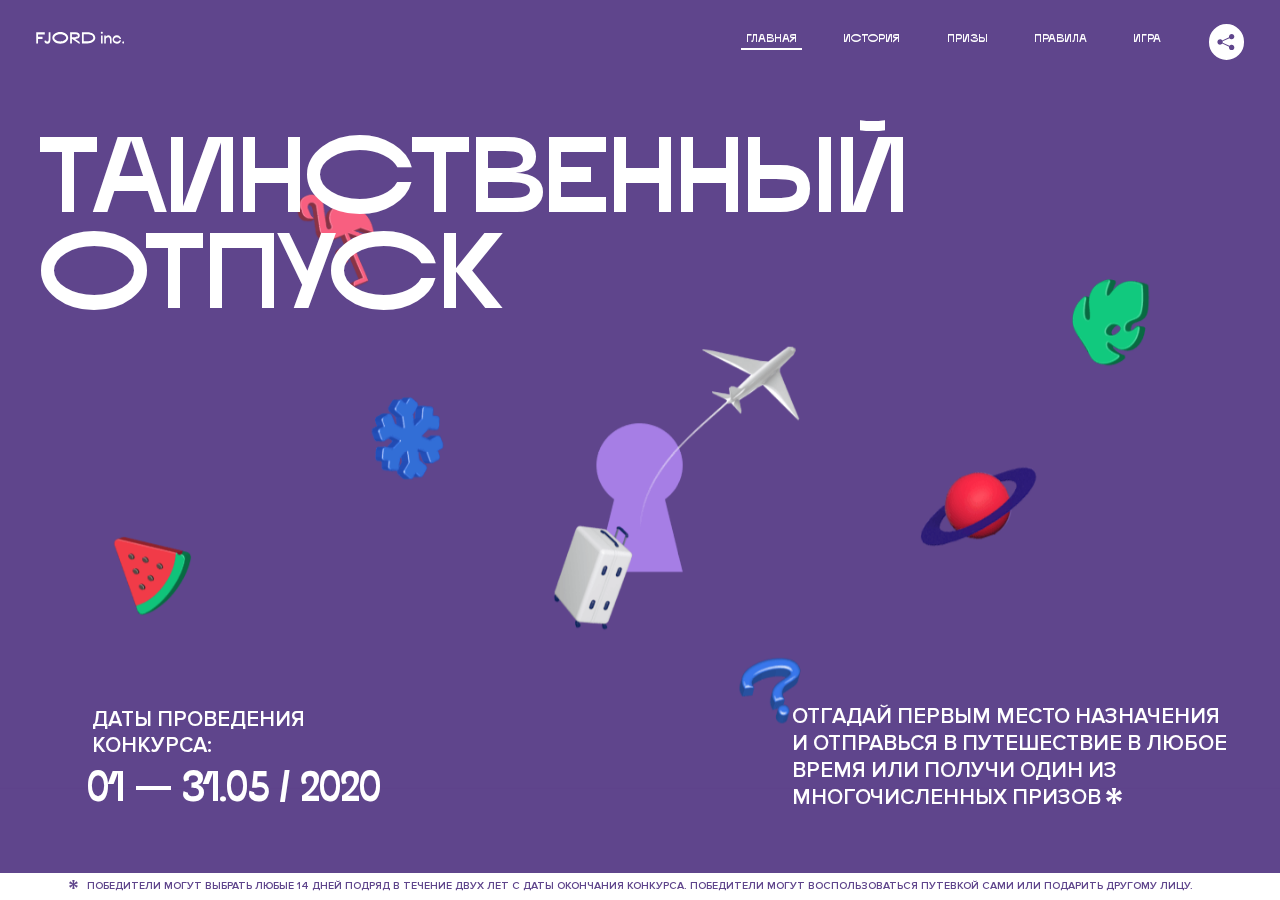
<file: 3/index.html>
<!DOCTYPE html>
<html lang="ru">
<head>
  <meta charset="UTF-8">
  <meta name="description" content="">
  <meta name="viewport" content="width=device-width, initial-scale=1.0">
  <meta http-equiv="X-UA-Compatible" content="ie=edge">
  <title>Mysterious Vacation</title>
  <link rel="stylesheet" href="css/style.min.css">
<link href="css/style.min.css" rel="stylesheet">  <base href="https://htmlacademy-animation.github.io/1765365-magic-vacation-1/3/">
</head>
<body class="page-root">

  <header class="page-header js-header">
    <div class="page-header__wrapper">
      <a href="#" class="page-header__logo" aria-label="Перейти на страницу FJORD.Inc">
        <svg width="100" height="15" viewBox="0 0 100 15" fill="none" xmlns="http://www.w3.org/2000/svg">
          <path d="M0.26 1.4V14H2.276V8.906H7.334V6.44H2.276V3.848H9.872V1.4H0.26ZM12.733 14.36C15.127 14.36 16.243 12.65 16.243 9.5V1.4H14.263V8.96C14.263 11.21 13.723 11.876 12.733 11.876C11.833 11.876 11.473 11.3 11.347 10.58L9.36702 10.94C9.63702 13.046 10.663 14.36 12.733 14.36ZM18.3918 7.7C18.3918 11.372 22.3878 14.36 27.3198 14.36C32.2518 14.36 36.2478 11.372 36.2478 7.7C36.2478 4.028 32.2518 1.04 27.3198 1.04C22.3878 1.04 18.3918 4.028 18.3918 7.7ZM20.6058 7.7C20.6058 5.378 23.6118 3.524 27.3198 3.524C30.9918 3.524 33.9798 5.378 33.9798 7.7C33.9798 10.004 30.9918 11.858 27.3198 11.858C23.6118 11.858 20.6058 10.004 20.6058 7.7ZM40.403 14V8.906H40.799L49.079 14.702V12.38L44.039 8.906H44.201C47.999 8.906 49.277 7.304 49.277 5.162C49.277 3.092 47.999 1.4 44.201 1.4H38.387V14H40.403ZM43.535 3.722C45.785 3.722 47.045 4.136 47.045 5.432C47.045 6.764 45.785 7.034 43.535 7.034H40.403V3.722H43.535ZM51.6936 1.382V14H57.8676C62.7456 14 66.7236 11.534 66.7236 7.7C66.7236 3.848 62.7456 1.382 57.8676 1.382H51.6936ZM53.7096 11.624V3.722H57.5436C61.5396 3.722 64.4916 5.018 64.4916 7.7C64.4916 10.238 61.5396 11.624 57.5436 11.624H53.7096ZM73.1832 14.018H74.9832V5H73.1832V14.018ZM72.9132 1.976C72.9132 2.57 73.3992 3.092 74.0832 3.092C74.7492 3.092 75.2352 2.57 75.2352 1.976C75.2352 1.382 74.7672 0.805999 74.0832 0.805999C73.3812 0.805999 72.9132 1.382 72.9132 1.976ZM76.7867 14H78.5687V9.104C78.7487 8.006 79.5947 6.962 81.0887 6.962C82.1147 6.962 83.2667 7.448 83.2667 9.554V14H85.0487V9.014C85.0487 6.152 83.2307 4.73 81.3587 4.73C79.9187 4.73 79.0727 5.558 78.5687 6.854V5H76.7867V14ZM90.9898 14.27C93.5098 14.27 95.3818 12.506 95.7238 10.328H94.0498C93.7258 11.3 92.6998 12.02 90.9898 12.02C88.8478 12.02 87.7678 10.922 87.7678 9.59C87.7678 8.24 88.8478 6.962 90.9898 6.962C92.7538 6.962 93.7978 7.844 94.0858 8.924H95.7418C95.4358 6.71 93.6178 4.73 90.9898 4.73C88.0918 4.73 86.1298 7.124 86.1298 9.59C86.1298 12.074 88.1278 14.27 90.9898 14.27ZM97.0693 12.938C97.0693 13.658 97.5553 14.144 98.2753 14.144C98.9953 14.144 99.4813 13.658 99.4813 12.938C99.4813 12.2 98.9953 11.714 98.2753 11.714C97.5553 11.714 97.0693 12.2 97.0693 12.938Z" fill="currentColor"></path>
        </svg>
      </a>
      <button class="page-header__toggler js-menu-toggler" type="button" aria-label="Управление мобильным меню"><span>Меню</span></button>
      <nav class="page-header__nav">
        <div class="page-header__menu js-menu" id="menu">
          <ul>
            <li>
              <a class="js-menu-link" href="#top" data-href="top">главная</a>
            </li>
            <li>
              <a class="js-menu-link" href="#story" data-href="story">история</a>
            </li>
            <li>
              <a class="js-menu-link" href="#prizes" data-href="prizes">призы</a>
            </li>
            <li>
              <a class="js-menu-link" href="#rules" data-href="rules">правила</a>
            </li>
            <li>
              <a class="js-menu-link" href="#game" data-href="game">игра</a>
            </li>
          </ul>
        </div>
        <div class="page-header__social">
          <div class="social-block js-social-block">
            <button class="social-block__toggler" aria-label="Управлять блоком с социальными кнопками">
              <svg width="26" height="22" viewBox="0 0 27 22" fill="none" xmlns="http://www.w3.org/2000/svg">
                <path d="M19.6721 7.43664C21.6273 7.43664 23.213 5.85095 23.213 3.89566C23.213 1.94037 21.6273 0.354675 19.6721 0.354675C17.7168 0.354675 16.1311 1.94037 16.1311 3.89566C16.1311 4.19968 16.1728 4.49178 16.2458 4.77345L7.21751 8.95527C6.57519 8.05214 5.52303 7.46049 4.33078 7.46049C2.37549 7.46049 0.789795 9.04618 0.789795 11.0015C0.789795 12.9568 2.37549 14.5425 4.33078 14.5425C5.52303 14.5425 6.57668 13.9508 7.21751 13.0477L16.2458 17.2295C16.1743 17.5112 16.1311 17.8033 16.1311 18.1073C16.1311 20.0626 17.7168 21.6483 19.6721 21.6483C21.6273 21.6483 23.213 20.0626 23.213 18.1073C23.213 16.152 21.6273 14.5663 19.6721 14.5663C18.4798 14.5663 17.4262 15.158 16.7853 16.0611L7.75701 11.8793C7.82854 11.5976 7.87176 11.3055 7.87176 11.0015C7.87176 10.6974 7.83003 10.4053 7.75701 10.1237L16.7853 5.94186C17.4262 6.84499 18.4783 7.43664 19.6721 7.43664Z" fill="currentColor"></path>
              </svg>
            </button>
            <ul class="social-block__list">
              <li>
                <a class="social-block__link social-block__link--fb" href="#" aria-label="Мы на Facebook">
                  <svg width="8" height="17" viewBox="0 0 8 17" fill="none" xmlns="http://www.w3.org/2000/svg">
                    <path d="M4.24646 16.9899H1.09275L1.05793 8.49828H0V5.30707H1.05793V3.81124C1.05793 1.42084 2.57654 0 5.21735 0H7.41758V3.18585H5.30841C4.28262 3.18585 4.2478 3.48582 4.2478 4.24914V5.30707H7.42964L7.16716 8.49828H4.2478V16.9899H4.24646Z" fill="currentColor"></path>
                  </svg>
                </a>
              </li>
              <li>
                <a class="social-block__link social-block__link--insta" href="#" aria-label="Мы в Instagram">
                  <svg width="15" height="15" viewBox="0 0 15 15" fill="none" xmlns="http://www.w3.org/2000/svg">
                    <path d="M11.0197 0H4.19806C2.14246 0 0.471191 1.66993 0.471191 3.72285V10.5499C0.471191 12.6082 2.14112 14.2727 4.19806 14.2727H11.0197C13.0753 14.2727 14.7466 12.6082 14.7466 10.5499V3.72285C14.7466 1.67127 13.0753 0 11.0197 0ZM11.0197 12.4849H4.19806C3.13076 12.4849 2.26432 11.6158 2.26432 10.5512V3.72419C2.26432 2.65956 3.13076 1.79715 4.19806 1.79715H11.0197C12.087 1.79715 12.9535 2.6609 12.9535 3.72419V10.5512C12.9535 11.6145 12.087 12.4849 11.0197 12.4849Z" fill="currentColor"></path>
                    <path d="M7.60887 3.11084C5.38989 3.11084 3.58203 4.9187 3.58203 7.14036C3.58203 9.35532 5.38989 11.1645 7.60887 11.1645C9.83053 11.1645 11.6357 9.35666 11.6357 7.14036C11.6357 4.9187 9.83053 3.11084 7.60887 3.11084ZM7.60887 9.36871C6.37551 9.36871 5.37784 8.37372 5.37784 7.14036C5.37784 5.90699 6.37551 4.90665 7.60887 4.90665C8.83822 4.90665 9.84259 5.90833 9.84259 7.14036C9.84392 8.37238 8.83822 9.36871 7.60887 9.36871Z" fill="currentColor"></path>
                    <path d="M11.3573 2.35962C10.8256 2.35962 10.3931 2.79752 10.3931 3.32381C10.3931 3.85546 10.8256 4.29336 11.3573 4.29336C11.8862 4.29336 12.3215 3.85546 12.3215 3.32381C12.3215 2.79752 11.8862 2.35962 11.3573 2.35962Z" fill="currentColor"></path>
                  </svg>
                </a>
              </li>
              <li>
                <a class="social-block__link social-block__link--vk" href="#" aria-label="Мы ВКонтакте">
                  <svg width="17" height="10" viewBox="0 0 17 10" fill="none" xmlns="http://www.w3.org/2000/svg">
                    <path d="M14.1234 4.9002C14.1234 4.9002 16.3623 1.72708 16.5866 0.680242C16.6595 0.312285 16.4947 0.103188 16.1069 0.103188C16.1069 0.103188 14.8193 0.103188 14.168 0.103188C13.7235 0.103188 13.5587 0.293278 13.4235 0.579768C13.4235 0.579768 12.3724 2.82553 11.0969 4.24712C10.6861 4.70333 10.4781 4.84318 10.2511 4.84318C10.0646 4.84318 9.98625 4.6911 9.98625 4.27834V0.649016C9.98625 0.147997 9.92545 0.00135496 9.5066 0.00135496H6.39628C6.15578 0.00135496 6.0085 0.134417 6.0085 0.324506C6.0085 0.801084 6.73406 0.908351 6.73406 2.20231V4.87305C6.73406 5.40529 6.70569 5.61575 6.45303 5.61575C5.78016 5.61575 4.19528 3.30618 3.30623 0.678887C3.12923 0.145282 2.93737 0 2.43475 0H0.486409C0.205373 0 0 0.190085 0 0.476576C0 0.991172 0.60666 3.40801 2.99277 6.64358C4.59927 8.8201 6.70569 10 8.60269 10C9.76196 10 10.0416 9.80312 10.0416 9.31432V7.63883C10.0416 7.22607 10.2065 7.04956 10.4429 7.04956C10.7078 7.04956 11.1847 7.13238 12.2805 8.22268C13.5843 9.47862 13.6762 10 14.3896 10H16.5676C16.7919 10 17 9.89273 17 9.52342C17 9.02919 16.3623 8.15343 15.384 7.10659C14.9801 6.56755 14.3302 5.98914 14.1248 5.72301C13.8275 5.40801 13.9154 5.23014 14.1234 4.9002Z" fill="currentColor"></path>
                  </svg>
                </a>
              </li>
            </ul>
          </div>
        </div>
      </nav>
    </div>
  </header>

  <main class="page-content">

    <section class="animation-screen"></section>

    <section class="screen screen--hidden screen--intro js-scrollspy" id="top">
      <div class="screen__wrapper">
        <div class="intro">
          <h1 class="intro__title">Таинственный отпуск</h1>
          <div class="intro__content">
            <div class="intro__info">
              <p class="intro__label">Даты проведения конкурса:</p>
              <p class="intro__date">01 — 31.05 / 2020</p>
            </div>
            <div class="intro__message">
              <p>
                Отгадай первым место назначения и&nbsp;отправься в&nbsp;путешествие в&nbsp;любое время или получи один из многочисленных призов
                <svg width="16" height="16" viewBox="0 0 10 10" fill="none" xmlns="http://www.w3.org/2000/svg">
                  <path d="M0 6.35337L3.90271 4.99012L0 3.64663L1.34615 1.32374L4.44287 4.01073L3.67364 0H6.34615L5.57692 4.01073L8.65385 1.32374L10 3.64663L6.13405 4.99012L10 6.35337L8.65385 8.65651L5.57692 5.98927L6.34615 10H3.67364L4.44287 5.96952L1.34615 8.65651L0 6.35337Z" fill="currentColor"></path>
                </svg>
              </p>
            </div>
          </div>
        </div>
      </div>
      <div class="screen__footer js-footer">
        <button class="screen__footer-enlarge js-footer-toggler" type="button" aria-label="Показать сообщение">
          <svg width="10" height="10" viewBox="0 0 10 10" fill="none" xmlns="http://www.w3.org/2000/svg">
            <path d="M0 6.35337L3.90271 4.99012L0 3.64663L1.34615 1.32374L4.44287 4.01073L3.67364 0H6.34615L5.57692 4.01073L8.65385 1.32374L10 3.64663L6.13405 4.99012L10 6.35337L8.65385 8.65651L5.57692 5.98927L6.34615 10H3.67364L4.44287 5.96952L1.34615 8.65651L0 6.35337Z" fill="currentColor"></path>
          </svg>
        </button>
        <button class="screen__footer-collapse js-footer-toggler" type="button" aria-label="Скрыть сообщение">
          <svg width="13" height="13" viewBox="0 0 13 13" fill="none" xmlns="http://www.w3.org/2000/svg">
            <line x1="12.3536" y1="0.353553" x2="0.738349" y2="11.9688" stroke="currentColor"></line>
            <line x1="0.738319" y1="0.539925" x2="12.3535" y2="12.1551" stroke="currentColor"></line>
          </svg>
        </button>
        <div class="screen__footer-wrapper">
          <div class="screen__footer-announce">
            <p class="screen__footer-label">Даты проведения конкурса:</p>
            <p class="screen__footer-date">01 — 31.05 / 2020</p>
          </div>
          <div class="screen__footer-note">
            <p>
              <svg width="10" height="10" viewBox="0 0 10 10" fill="none" xmlns="http://www.w3.org/2000/svg">
                <path d="M0 6.35337L3.90271 4.99012L0 3.64663L1.34615 1.32374L4.44287 4.01073L3.67364 0H6.34615L5.57692 4.01073L8.65385 1.32374L10 3.64663L6.13405 4.99012L10 6.35337L8.65385 8.65651L5.57692 5.98927L6.34615 10H3.67364L4.44287 5.96952L1.34615 8.65651L0 6.35337Z" fill="currentColor"></path>
              </svg>
              <span>Победители могут выбрать любые 14 дней подряд в&nbsp;течение двух лет с&nbsp;даты окончания конкурса. Победители могут воспользоваться путевкой сами или подарить другому лицу.</span>
            </p>
          </div>
        </div>
      </div>
    </section>

    <section class="screen screen--hidden screen--story js-scrollspy" id="story">

      <div class="slider swiper-container js-slider">

        <div class="swiper-wrapper">

          <div class="slider__item swiper-slide">
            <h2 class="slider__item-title">История</h2>
            <p class="slider__item-text">Джеймс Таргет был основателем компании &laquo;Fjord Inc.&raquo;. С&nbsp;1965 года &laquo;Fjord Inc.&raquo; прославилась надёжными и&nbsp;удобными чемоданами и&nbsp;аксессуарами для туристов.</p>
          </div>

          <div class="slider__item swiper-slide">
            <p class="slider__item-text">Когда Джеймсу было 7&nbsp;лет, в&nbsp;их&nbsp;доме гостил дядюшка и&nbsp;развлекал детей рассказами о&nbsp;своей поездке в&nbsp;место, показавшееся малышу Таргету невероятным. Тогда Джеймс решил, что однажды посетит его, но&nbsp;не&nbsp;будет рассказывать о&nbsp;мечте, пока не&nbsp;осуществит.</p>
          </div>

          <div class="slider__item swiper-slide">
            <p class="slider__item-text">Джеймс Таргет стал увлеченным путешественником. Он&nbsp;посетил 5&nbsp;континентов, 126&nbsp;стран.</p>
          </div>

          <div class="slider__item swiper-slide">
            <p class="slider__item-text">Он&nbsp;сплавлялся по&nbsp;Амазонке и&nbsp;погружался в&nbsp;пещеры Франции, медитировал в&nbsp;горах Тибета и&nbsp;пожимал руку вождя племени Акугауа.</p>
          </div>

          <div class="slider__item swiper-slide">
            <p class="slider__item-text">Из&nbsp;своих поездок Джеймс Таргет привозил идеи, как сделать свои чемоданы &laquo;Fjord Inc.&raquo; удобными и&nbsp;приспособленными к&nbsp;разным дорожным условиям.</p>
          </div>

          <div class="slider__item swiper-slide">
            <p class="slider__item-text">Всё это время Джеймс не&nbsp;оставлял идею поездки своей мечты. Однако, как только он&nbsp;брался за&nbsp;планирование, возникали препятствия, не&nbsp;позволяющие отправиться туда.</p>
          </div>

          <div class="slider__item swiper-slide">
            <p class="slider__item-text">В&nbsp;возрасте 67&nbsp;лет Джеймс Таргет попал под лавину и&nbsp;погиб. В&nbsp;своём завещании он&nbsp;поручил отправить в&nbsp;заветное путешествие трёх смельчаков, единых с&nbsp;ним духом.</p>
          </div>

          <div class="slider__item swiper-slide">
            <p class="slider__item-text">Тех, кто сможет узнать таинственное место, задавая вопросы специально обученному ИИ&nbsp;&laquo;Соне&raquo;, ждет фантастическое путешествие.</p>
          </div>
        </div>
        <div class="slider__controls">
          <button class="slider__control slider__control--prev js-control-prev" type="button" aria-label="Показать предыдущую историю">
            <svg width="12" height="22" viewBox="0 0 12 22" fill="none" xmlns="http://www.w3.org/2000/svg">
              <path d="M11 1L1 11L11 21" stroke="currentColor" stroke-width="2" stroke-linejoin="round"></path>
            </svg>
          </button>
          <button class="slider__control slider__control--next js-control-next" type="button" aria-label="Показать следующую историю">
            <svg width="12" height="22" viewBox="0 0 12 22" fill="none" xmlns="http://www.w3.org/2000/svg">
              <path d="M1 1L11 11L1 21" stroke="currentColor" stroke-width="2" stroke-linejoin="round"></path>
            </svg>
          </button>
        </div>
        <div class="slider__pagination swiper-pagination"></div>
      </div>
    </section>

    <section class="screen screen--hidden screen--prizes js-scrollspy" id="prizes">
      <div class="screen__wrapper">
        <div class="prizes">
          <h2 class="prizes__title">ПРизы</h2>
          <div class="prizes__lead">
            <p>Найди ответ и&nbsp;получи один из&nbsp;призов:</p>
          </div>
          <ul class="prizes__list">
            <li class="prizes__item prizes__item--journeys">
              <div class="prizes__icon">
                <picture>
                  <source srcset="img/prize1-mob.svg" media="(orientation: portrait)">
                  <img src="img/prize1.svg" alt="">
                </picture>
              </div>
              <p class="prizes__desc">
                <b>3</b>
                <span>загадочных путешествия</span>
              </p>
            </li>
            <li class="prizes__item prizes__item--cases">
              <div class="prizes__icon">
                <picture>
                  <source srcset="img/prize2-mob.svg" media="(orientation: portrait)">
                  <img src="img/prize2.svg" alt="">
                </picture>
              </div>
              <p class="prizes__desc">
                <b>7</b>
                <span>надежных чемоданов</span>
              </p>
            </li>
            <li class="prizes__item prizes__item--codes">
              <div class="prizes__icon">
                <picture>
                  <source srcset="img/prize3-mob.svg" media="(orientation: portrait)">
                  <img src="img/prize3.svg" alt="">
                </picture>
              </div>
              <p class="prizes__desc">
                <b>900</b>
                <span>
                  промокодов на&nbsp;скидку 15%
                  <svg width="10" height="10" viewBox="0 0 10 10" fill="none" xmlns="http://www.w3.org/2000/svg">
                    <path d="M0 6.35337L3.90271 4.99012L0 3.64663L1.34615 1.32374L4.44287 4.01073L3.67364 0H6.34615L5.57692 4.01073L8.65385 1.32374L10 3.64663L6.13405 4.99012L10 6.35337L8.65385 8.65651L5.57692 5.98927L6.34615 10H3.67364L4.44287 5.96952L1.34615 8.65651L0 6.35337Z" fill="currentColor"></path>
                  </svg>
                </span>
              </p>
            </li>
          </ul>
        </div>
      </div>
      <div class="screen__footer js-footer">
        <button class="screen__footer-enlarge js-footer-toggler" type="button" aria-label="Показать сообщение">
          <svg width="10" height="10" viewBox="0 0 10 10" fill="none" xmlns="http://www.w3.org/2000/svg">
            <path d="M0 6.35337L3.90271 4.99012L0 3.64663L1.34615 1.32374L4.44287 4.01073L3.67364 0H6.34615L5.57692 4.01073L8.65385 1.32374L10 3.64663L6.13405 4.99012L10 6.35337L8.65385 8.65651L5.57692 5.98927L6.34615 10H3.67364L4.44287 5.96952L1.34615 8.65651L0 6.35337Z" fill="currentColor"></path>
          </svg>
        </button>
        <button class="screen__footer-collapse js-footer-toggler" type="button" aria-label="Скрыть сообщение">
          <svg width="13" height="13" viewBox="0 0 13 13" fill="none" xmlns="http://www.w3.org/2000/svg">
            <line x1="12.3536" y1="0.353553" x2="0.738349" y2="11.9688" stroke="currentColor"></line>
            <line x1="0.738319" y1="0.539925" x2="12.3535" y2="12.1551" stroke="currentColor"></line>
          </svg>
        </button>
        <div class="screen__footer-wrapper">
          <div class="screen__footer-announce">
            <p class="screen__footer-label">Даты проведения конкурса:</p>
            <p class="screen__footer-date">01 — 31.05 / 2020</p>
          </div>
          <div class="screen__footer-note">
            <p>
              <svg width="10" height="10" viewBox="0 0 10 10" fill="none" xmlns="http://www.w3.org/2000/svg">
                <path d="M0 6.35337L3.90271 4.99012L0 3.64663L1.34615 1.32374L4.44287 4.01073L3.67364 0H6.34615L5.57692 4.01073L8.65385 1.32374L10 3.64663L6.13405 4.99012L10 6.35337L8.65385 8.65651L5.57692 5.98927L6.34615 10H3.67364L4.44287 5.96952L1.34615 8.65651L0 6.35337Z" fill="currentColor"></path>
              </svg>
              <span>Скидка&nbsp;15% на&nbsp;единоразовое приобретение путёвки с&nbsp;1&nbsp;июня 2020 по&nbsp;31&nbsp;мая 2022&nbsp;года. Суммируется с&nbsp;другими акциями</span>
            </p>
          </div>
        </div>
      </div>
    </section>

    <section class="screen screen--hidden screen--rules js-scrollspy" id="rules">
      <div class="screen__wrapper">
        <div class="rules">
          <h2 class="rules__title">Правила</h2>
          <div class="rules__lead">
            <p>Для того чтобы получить наследство Джеймса Таргета, тебе нужно выведать у&nbsp;&laquo;Сони&raquo;, куда предстоит отправиться тебе в&nbsp;случае победы</p>
          </div>
          <ol class="rules__list">
            <li class="rules__item">
              <p>Тебе отводится <br>5&nbsp;минут</p>
            </li>
            <li class="rules__item">
              <p>Задавай любые вопросы в&nbsp;текстовом поле</p>
            </li>
            <li class="rules__item">
              <p>Нажимай кнопку &laquo;Узнать&raquo;, чтобы получить ответ</p>
            </li>
            <li class="rules__item">
              <p>&laquo;Соня&raquo; может отвечать только&nbsp;Да или Нет</p>
            </li>
          </ol>
          <a href="#game" class="rules__link btn">Погнали!</a>
        </div>
      </div>
      <div class="screen__disclaimer">
        <div class="disclaimer">
          <ul>
            <li>
              <a href="#">Правовая информация</a>
            </li>
            <li>
              <a href="#">Подробные правила</a>
            </li>
          </ul>
        </div>
      </div>
    </section>

    <section class="screen screen--hidden screen--game js-scrollspy" id="game">
      <div class="screen__wrapper">
        <div class="game">
          <div class="game__header">
            <h2 class="game__title">Игра</h2>
            <div class="game__counter">
              <span>05</span>:<span>00</span>
            </div>
          </div>
          <div class="game__body">
            <div class="chat">
              <div class="chat__body js-chat">
                <ul class="chat__list" id="messages"></ul>
              </div>
              <div class="chat__footer">
                <form action="#" method="post" class="form" id="message-form">
                  <label for="message-field" class="visually-hidden">Поле для ввода вопроса</label>

                  <div class="form__field formFieldAnimated">
                    <input type="text" class="formFieldAnimated__input" id="message-field">
                  </div>

                  <button class="form__button btn">
                    Узнать
                    <svg width="18" height="19" viewBox="0 0 18 19" fill="none" xmlns="http://www.w3.org/2000/svg">
                      <path stroke="currentColor" stroke-width="2" d="M9 19V1"></path>
                      <path d="M1 9l8-8 8 8" stroke="currentColor" stroke-width="2" stroke-linejoin="round"></path>
                    </svg>
                  </button>
                </form>
              </div>
            </div>
          </div>
          <!-- временные кнопки для показа результата -->
          <div class="game__buttons">
            <button class="game__button btn js-show-result" type="button" data-target="result">Положительный результат</button>
            <button class="game__button btn js-show-result" type="button" data-target="result2">Положительный результат - 2</button>
            <button class="game__button btn js-show-result" type="button" data-target="result3">Отрицательный результат</button>
          </div>
        </div>
      </div>
    </section>

    <section id="screen-transition-block" class="screen-transition-animation-block"></section>

    <section class="screen screen--hidden screen--result" id="result">
      <div class="screen__wrapper">
        <div class="result result--trip">
          <div class="result__image">
            <picture>
              <source srcset="img/result1-mob.png 1x, img/result1-mob@2x.png 2x" media="(max-width: 768px) and (orientation: portrait)">
              <img src="img/result1.png" srcset="img/result1@2x.png 2x" alt="">
            </picture>
          </div>
          <h2 class="result__title">
            <span class="visually-hidden">ПОбеда!</span>
            <svg xmlns="http://www.w3.org/2000/svg" viewBox="0 0 568.85 109.24">
              <path d="M16,24.44V92H2.6V8H75V92H61.52V24.44H16Z" transform="translate(-2.1 -1.5)" fill="none" stroke="currentColor"></path>
              <path d="M148.76,5.6c32.88,0,59.52,19.92,59.52,44.4s-26.64,44.4-59.52,44.4S89.24,74.48,89.24,50,115.88,5.6,148.76,5.6Zm0,72.12c24.48,0,44.4-12.36,44.4-27.72s-19.92-27.84-44.4-27.84C124,22.16,104,34.52,104,50S124,77.72,148.76,77.72Z" transform="translate(-2.1 -1.5)" fill="none" stroke="currentColor"></path>
              <path d="M287.36,8V24.44H236v14.4h25.32c25.44,0,34,11.16,34,26.52,0,15.6-8.52,26.64-34,26.64H222.56V8h64.8ZM256.88,76.52c15.12,0,23.52-2,23.52-11.52S272,54.44,256.88,54.44H236V76.52h20.88Z" transform="translate(-2.1 -1.5)" fill="none" stroke="currentColor"></path>
              <path d="M371.47,8V24.44H320.84V41.6h33.6V58h-33.6V75.56h50.64V92H307.4V8h64.08Z" transform="translate(-2.1 -1.5)" fill="none" stroke="currentColor"></path>
              <path d="M382.39,110.24V75.56h7.44c4.56-4.68,7.8-18.36,8.76-56L399,8h48.6V75.56h10v34.68H442.87V92H397v18.24H382.39Zm51.72-34.68V24.44H411.55v3.12c-0.48,22.44-3.24,37.68-7.2,48h29.76Z" transform="translate(-2.1 -1.5)" fill="none" stroke="currentColor"></path>
              <path d="M463.75,92l28-84h27.12l28.08,84H533.47l-7.8-23.52h-37.8L480.07,92H463.75Zm56.64-40L507,11.84,493.51,52h26.88Z" transform="translate(-2.1 -1.5)" fill="none" stroke="currentColor"></path>
              <path d="M554.12,70.4L555.55,2H569l1.44,68.4H554.12Zm8.28,6.36c4.8,0,8,3.24,8,8.16a8,8,0,1,1-16.08,0C554.35,80,557.59,76.76,562.39,76.76Z" transform="translate(-2.1 -1.5)" fill="none" stroke="currentColor"></path>
            </svg>
          </h2>
          <div class="result__text">
            <p>ты&nbsp;отправляешься в&nbsp;Арктику!</p>
          </div>
          <div class="result__form">
            <form action="#" method="post" class="form form--result">
              <label for="email-field" class="form__label">зарегистрируй результат</label>
              <input type="email" class="form__field" id="email-field" placeholder="e-mail для регистации результата и получения приза" required="">
              <button class="form__button btn">
                отправить
                <svg width="18" height="19" viewBox="0 0 18 19" fill="none" xmlns="http://www.w3.org/2000/svg">
                  <path stroke="currentColor" stroke-width="2" d="M9 19V1"></path>
                  <path d="M1 9l8-8 8 8" stroke="currentColor" stroke-width="2" stroke-linejoin="round"></path>
                </svg>
              </button>
            </form>
          </div>
        </div>
      </div>
    </section>

    <section class="screen screen--hidden screen--result" id="result2">
      <div class="screen__wrapper">
        <div class="result result--prize">
          <div class="result__image">
            <picture>
              <source srcset="img/result2-mob.png 1x, img/result2-mob@2x.png 2x" media="(max-width: 768px) and (orientation: portrait)">
              <img src="img/result2.png" srcset="img/result2@2x.png 2x" alt="">
            </picture>
          </div>
          <h2 class="result__title">
            <span class="visually-hidden">ПОбеда!</span>
            <svg xmlns="http://www.w3.org/2000/svg" viewBox="0 0 568.85 109.24">
              <path d="M16,24.44V92H2.6V8H75V92H61.52V24.44H16Z" transform="translate(-2.1 -1.5)" fill="none" stroke="currentColor"></path>
              <path d="M148.76,5.6c32.88,0,59.52,19.92,59.52,44.4s-26.64,44.4-59.52,44.4S89.24,74.48,89.24,50,115.88,5.6,148.76,5.6Zm0,72.12c24.48,0,44.4-12.36,44.4-27.72s-19.92-27.84-44.4-27.84C124,22.16,104,34.52,104,50S124,77.72,148.76,77.72Z" transform="translate(-2.1 -1.5)" fill="none" stroke="currentColor"></path>
              <path d="M287.36,8V24.44H236v14.4h25.32c25.44,0,34,11.16,34,26.52,0,15.6-8.52,26.64-34,26.64H222.56V8h64.8ZM256.88,76.52c15.12,0,23.52-2,23.52-11.52S272,54.44,256.88,54.44H236V76.52h20.88Z" transform="translate(-2.1 -1.5)" fill="none" stroke="currentColor"></path>
              <path d="M371.47,8V24.44H320.84V41.6h33.6V58h-33.6V75.56h50.64V92H307.4V8h64.08Z" transform="translate(-2.1 -1.5)" fill="none" stroke="currentColor"></path>
              <path d="M382.39,110.24V75.56h7.44c4.56-4.68,7.8-18.36,8.76-56L399,8h48.6V75.56h10v34.68H442.87V92H397v18.24H382.39Zm51.72-34.68V24.44H411.55v3.12c-0.48,22.44-3.24,37.68-7.2,48h29.76Z" transform="translate(-2.1 -1.5)" fill="none" stroke="currentColor"></path>
              <path d="M463.75,92l28-84h27.12l28.08,84H533.47l-7.8-23.52h-37.8L480.07,92H463.75Zm56.64-40L507,11.84,493.51,52h26.88Z" transform="translate(-2.1 -1.5)" fill="none" stroke="currentColor"></path>
              <path d="M554.12,70.4L555.55,2H569l1.44,68.4H554.12Zm8.28,6.36c4.8,0,8,3.24,8,8.16a8,8,0,1,1-16.08,0C554.35,80,557.59,76.76,562.39,76.76Z" transform="translate(-2.1 -1.5)" fill="none" stroke="currentColor"></path>
            </svg>
          </h2>
          <div class="result__text">
            <p>чемодан &laquo;Fjord&nbsp;Inc.&raquo;&nbsp;твой</p>
          </div>
          <div class="result__form">
            <form action="#" method="post" class="form form--result">
              <label for="email-field2" class="form__label">зарегистрируй результат</label>
              <input type="email" class="form__field" id="email-field2" placeholder="e-mail для регистации результата и получения приза" required="">
              <button class="form__button btn">
                отправить
                <svg width="18" height="19" viewBox="0 0 18 19" fill="none" xmlns="http://www.w3.org/2000/svg">
                  <path stroke="currentColor" stroke-width="2" d="M9 19V1"></path>
                  <path d="M1 9l8-8 8 8" stroke="currentColor" stroke-width="2" stroke-linejoin="round"></path>
                </svg>
              </button>
            </form>
          </div>
        </div>
      </div>
    </section>

    <section class="screen screen--hidden screen--result" id="result3">
      <div class="screen__wrapper">
        <div class="result result--negative">
          <div class="result__image">
            <picture>
              <source srcset="img/result3-mob.png 1x, img/result3-mob@2x.png 2x" media="(max-width: 768px) and (orientation: portrait)">
              <img src="img/result3.png" srcset="img/result3@2x.png 2x" alt="">
            </picture>
          </div>
          <h2 class="result__title">
            <span class="visually-hidden">Не угадал!</span>
            <svg xmlns="http://www.w3.org/2000/svg" viewBox="0 0 660.77 109.24">
              <path d="M2.66,92V8H16.1V42.2H53.3V8H66.74V92H53.3V58.64H16.1V92H2.66Z" transform="translate(-2.16 -1.5)" fill="none" stroke="currentColor"></path>
              <path d="M147.62,8V24.44H97V41.6h33.6V58H97V75.56h50.64V92H83.54V8h64.08Z" transform="translate(-2.16 -1.5)" fill="none" stroke="currentColor"></path>
              <path d="M199.22,8l20.52,42.36L235.34,8h16.44l-31,84H204.38l9.48-25.92L185.78,8h13.44Z" transform="translate(-2.16 -1.5)" fill="none" stroke="currentColor"></path>
              <path d="M273.74,24.44V92H260.3V8h50.16V24.44H273.74Z" transform="translate(-2.16 -1.5)" fill="none" stroke="currentColor"></path>
              <path d="M307.1,92l28-84h27.12l28.08,84H376.82L369,68.48h-37.8L323.42,92H307.1Zm56.64-40L350.3,11.84,336.86,52h26.88Z" transform="translate(-2.16 -1.5)" fill="none" stroke="currentColor"></path>
              <path d="M396.38,110.24V75.56h7.44c4.56-4.68,7.8-18.36,8.76-56L412.94,8h48.6V75.56h10v34.68H456.86V92H411v18.24H396.38ZM448.1,75.56V24.44H425.54v3.12c-0.48,22.44-3.24,37.68-7.2,48H448.1Z" transform="translate(-2.16 -1.5)" fill="none" stroke="currentColor"></path>
              <path d="M477.74,92l28-84h27.12L560.9,92H547.46l-7.8-23.52h-37.8L494.06,92H477.74Zm56.64-40-13.44-40.2L507.5,52h26.88Z" transform="translate(-2.16 -1.5)" fill="none" stroke="currentColor"></path>
              <path d="M568.7,76.88a13.77,13.77,0,0,0,5,1c6.6,0,10.44-6.24,12-58.32L586.22,8h46.2V92H619V24.44H598.82l-0.12,3.12C597.14,81,589,94.4,573.74,94.4a28.55,28.55,0,0,1-6.72-.84Z" transform="translate(-2.16 -1.5)" fill="none" stroke="currentColor"></path>
              <path d="M646.1,70.4L647.54,2H661l1.44,68.4H646.1Zm8.28,6.36c4.8,0,8,3.24,8,8.16a8,8,0,0,1-16.08,0C646.34,80,649.58,76.76,654.38,76.76Z" transform="translate(-2.16 -1.5)" fill="none" stroke="currentColor"></path>
            </svg>
          </h2>
          <button class="result__button js-play" type="button">
            не сдавайся!
            <span>
              <svg width="27" height="22" viewBox="0 0 27 22" fill="none" xmlns="http://www.w3.org/2000/svg">
                <path d="M10.6899 1.47998C5.42992 1.47998 1.16992 5.73998 1.16992 11C1.16992 16.26 5.42992 20.52 10.6899 20.52C15.9499 20.52 20.2099 16.26 20.2099 11V7.13998" stroke="currentColor" stroke-width="2" stroke-miterlimit="10"></path>
                <path d="M15.1099 12.5099L20.1499 7.13989L25.3099 12.6299" stroke="currentColor" stroke-width="2" stroke-miterlimit="10" stroke-linejoin="round"></path>
              </svg>
            </span>
          </button>
        </div>
      </div>
    </section>

  </main>

<script src="js/script.js"></script></body>
</html>
</file>
